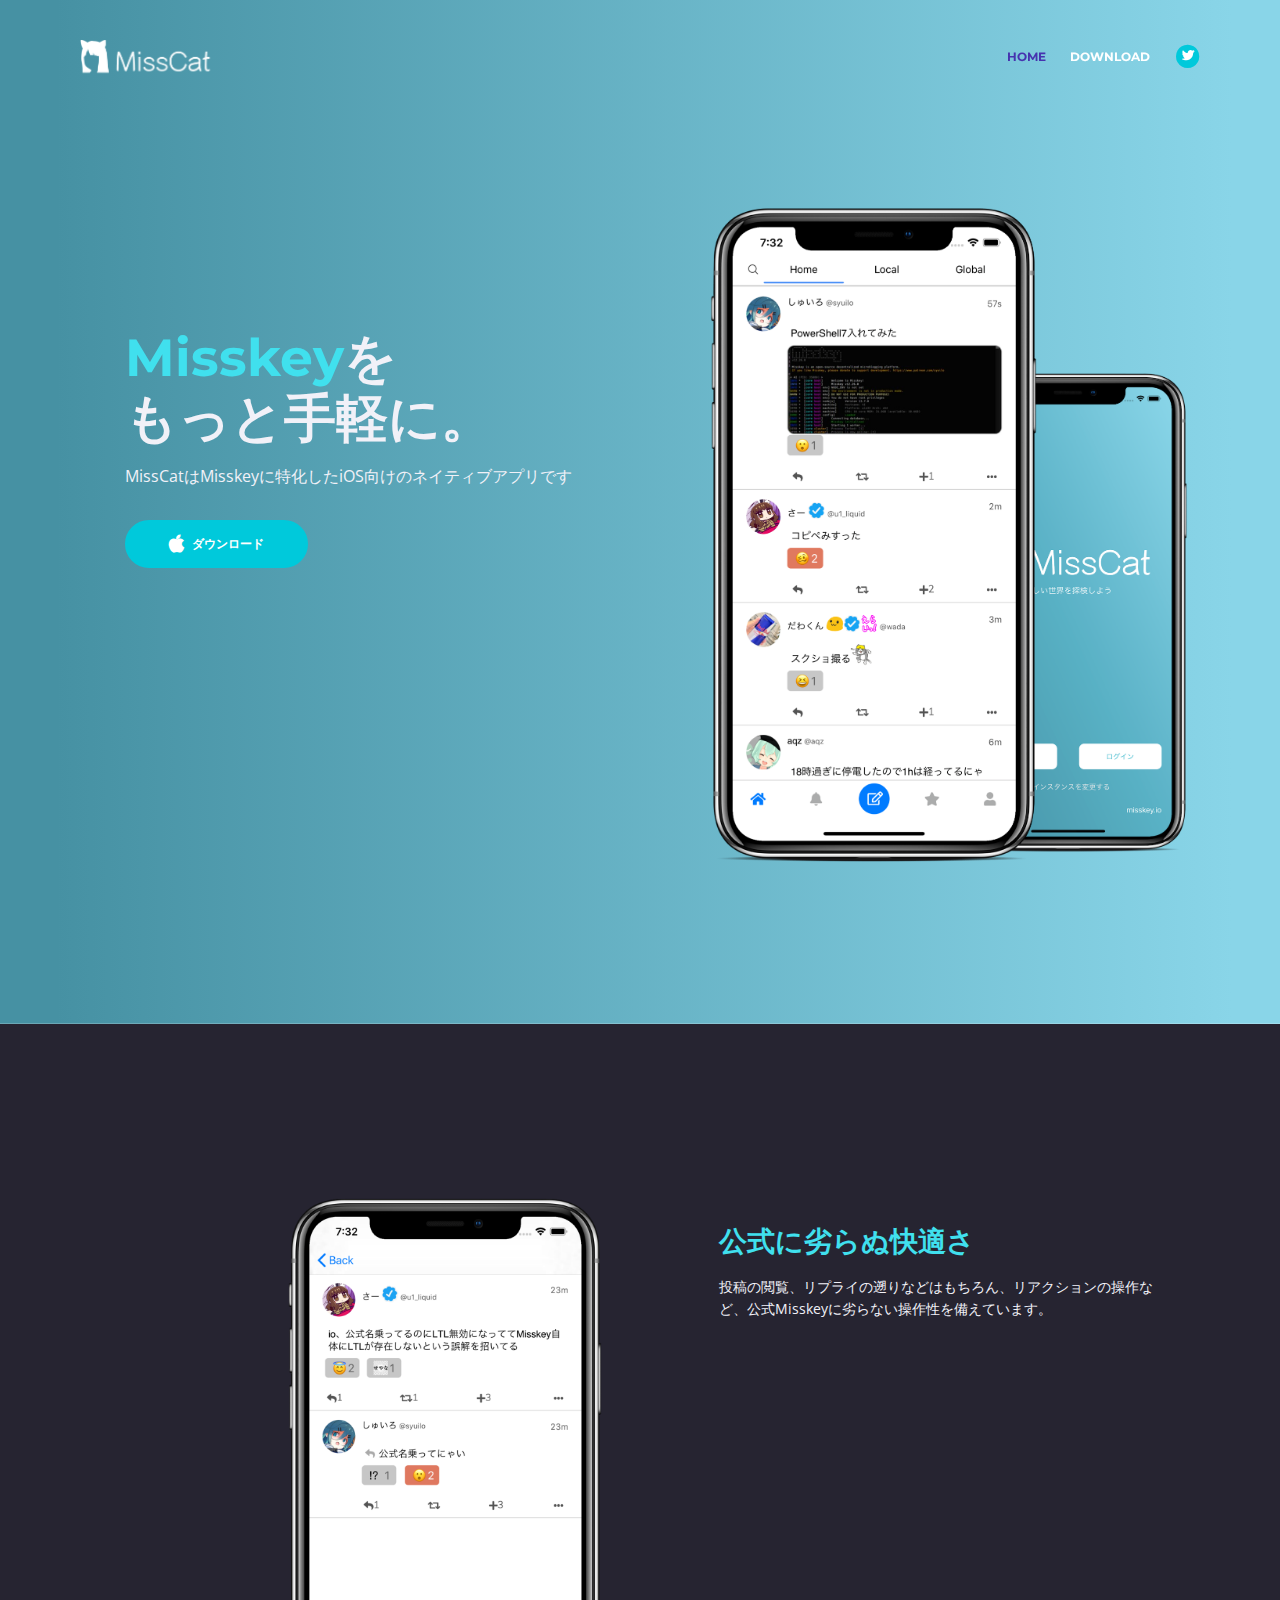
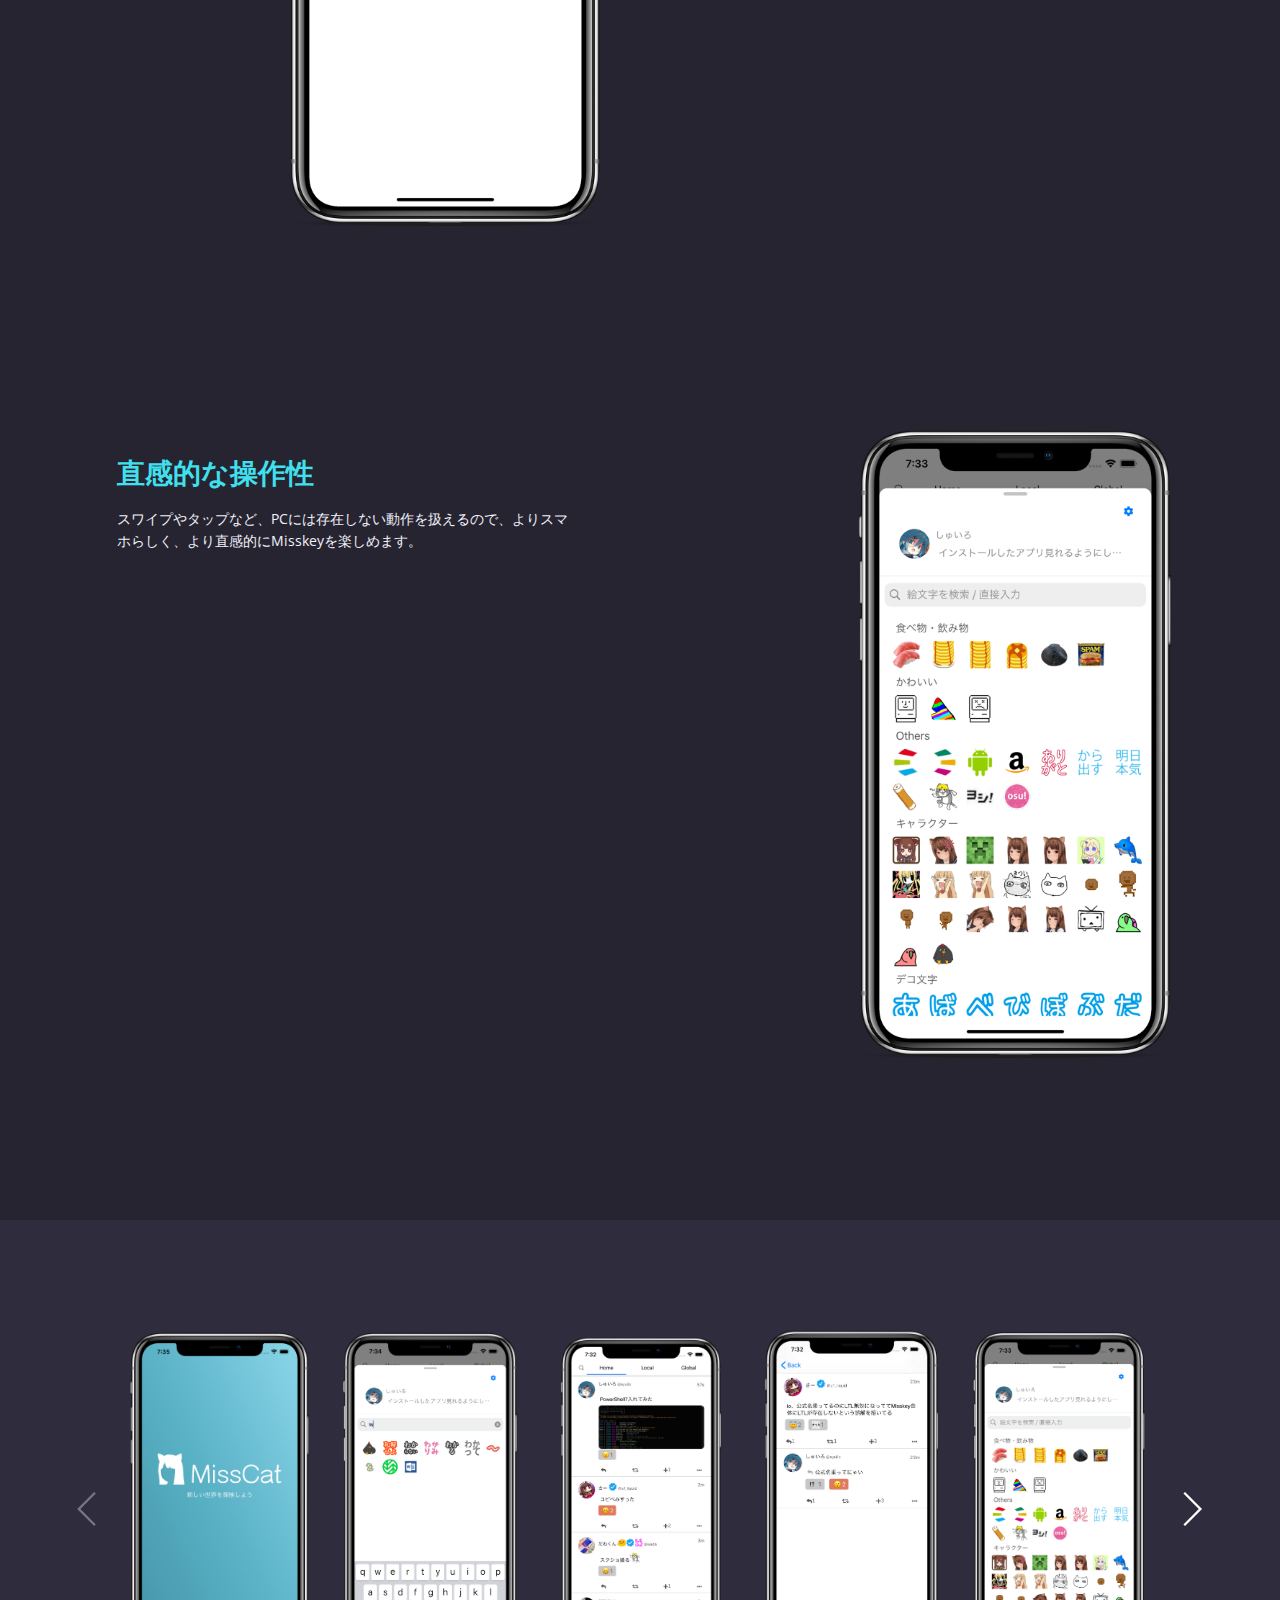
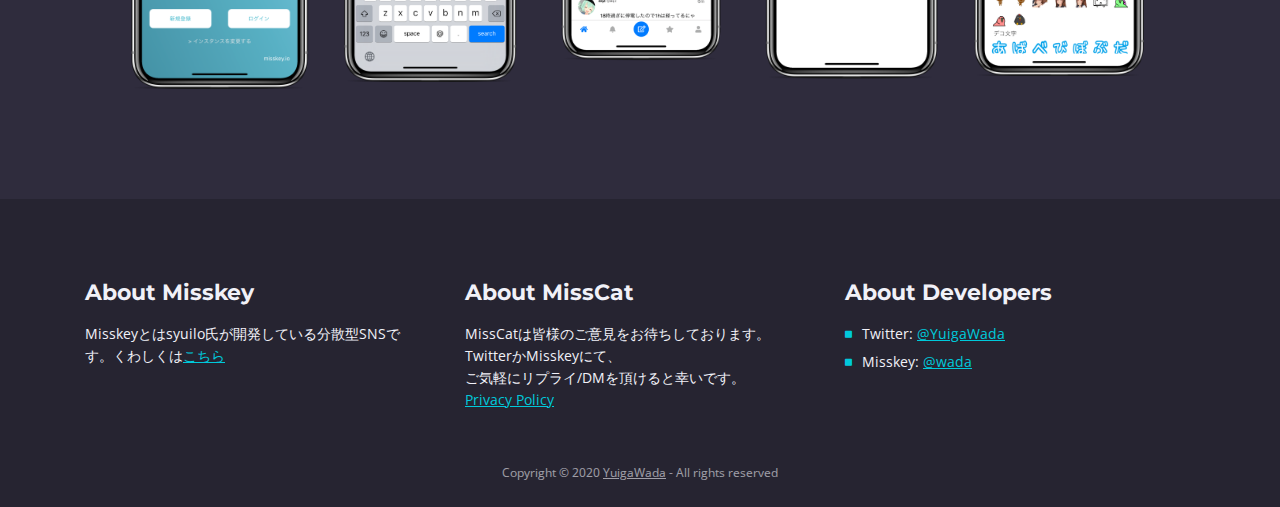
<file: misscat/index.html>
<!DOCTYPE html>
<html lang="en">
<head>
    <meta charset="utf-8">
    <meta name="viewport" content="width=device-width, initial-scale=1, shrink-to-fit=no">

    <!-- SEO Meta Tags -->
    <meta name="description" content="MissCatはMisskeyをより手軽に、快適に扱えるiOS向けクライアントです。">
    <meta name="author" content="Inovatik">

    <!-- OG Meta Tags to improve the way the post looks when you share the page on LinkedIn, Facebook, Google+ -->
	<meta property="og:site_name" content="MissCat" /> <!-- website name -->
	<meta property="og:site" content="https://yuiga.dev/misscat" /> <!-- website link -->
	<meta property="og:title" content="MissCat"/> <!-- title shown in the actual shared post -->
	<meta property="og:description" content="MissCatはMisskeyをより手軽に、快適に扱えるiOS向けクライアントです。" /> <!-- description shown in the actual shared post -->
	<meta property="og:type" content="article" />

    <!-- Website Title -->
    <title>MissCat - iOS向けMisskeyクライアント - </title>

    <!-- Styles -->
    <link href="https://fonts.googleapis.com/css?family=Montserrat:400,600,700" rel="stylesheet">
    <link href="https://fonts.googleapis.com/css?family=Open+Sans:400,400i,700,700i" rel="stylesheet">
    <link href="css/bootstrap.css" rel="stylesheet">
    <link href="css/fontawesome-all.css" rel="stylesheet">
    <link href="css/swiper.css" rel="stylesheet">
	<link href="css/magnific-popup.css" rel="stylesheet">
	<link href="css/styles.css" rel="stylesheet">

  	<!-- Favicon  -->
  <link rel="apple-touch-icon" sizes="57x57" href="images/icon/apple-icon-57x57.png">
  <link rel="apple-touch-icon" sizes="60x60" href="images/icon/apple-icon-60x60.png">
  <link rel="apple-touch-icon" sizes="72x72" href="images/icon/apple-icon-72x72.png">
  <link rel="apple-touch-icon" sizes="76x76" href="images/icon/apple-icon-76x76.png">
  <link rel="apple-touch-icon" sizes="114x114" href="images/icon/apple-icon-114x114.png">
  <link rel="apple-touch-icon" sizes="120x120" href="images/icon/apple-icon-120x120.png">
  <link rel="apple-touch-icon" sizes="144x144" href="images/icon/apple-icon-144x144.png">
  <link rel="apple-touch-icon" sizes="152x152" href="images/icon/apple-icon-152x152.png">
  <link rel="apple-touch-icon" sizes="180x180" href="images/icon/apple-icon-180x180.png">
  <link rel="icon" type="image/png" sizes="192x192"  href="images/icon/android-icon-192x192.png">
  <link rel="icon" type="image/png" sizes="32x32" href="images/icon/favicon-32x32.png">
  <link rel="icon" type="image/png" sizes="96x96" href="images/icon/favicon-96x96.png">
  <link rel="icon" type="image/png" sizes="16x16" href="images/icon/favicon-16x16.png">
  <link rel="manifest" href="images/icon/manifest.json">
  <meta name="msapplication-TileColor" content="#ffffff">
  <meta name="msapplication-TileImage" content="images/icon/ms-icon-144x144.png">
  <meta name="theme-color" content="#ffffff">
</head>
<body data-spy="scroll" data-target=".fixed-top">

    <!-- Preloader -->
	<div class="spinner-wrapper">
        <div class="spinner">
            <div class="bounce1"></div>
            <div class="bounce2"></div>
            <div class="bounce3"></div>
        </div>
    </div>
    <!-- end of preloader -->


    <!-- Navigation -->
    <nav class="navbar navbar-expand-md navbar-dark navbar-custom fixed-top">
        <!-- Text Logo - Use this if you don't have a graphic logo -->
        <!-- <a class="navbar-brand logo-text page-scroll" href="index.html">Leno</a> -->

        <!-- Image Logo -->
        <a class="navbar-brand logo-image" href="index.html"><img src="images/Logo.png" alt="alternative"></a>

        <!-- Mobile Menu Toggle Button -->
        <button class="navbar-toggler" type="button" data-toggle="collapse" data-target="#navbarsExampleDefault" aria-controls="navbarsExampleDefault" aria-expanded="false" aria-label="Toggle navigation">
            <span class="navbar-toggler-awesome fas fa-bars"></span>
            <span class="navbar-toggler-awesome fas fa-times"></span>
        </button>
        <!-- end of mobile menu toggle button -->

        <div class="collapse navbar-collapse" id="navbarsExampleDefault">
            <ul class="navbar-nav ml-auto">
                <li class="nav-item">
                    <a class="nav-link page-scroll" href="#header">HOME <span class="sr-only">(current)</span></a>
                </li>

                <li class="nav-item">
                    <a class="nav-link page-scroll" href="https://apps.apple.com/app/id1505059993">DOWNLOAD</a>
                </li>
            </ul>
            <span class="nav-item social-icons">
                <span class="fa-stack">
                    <a href="#your-link">
                        <i class="fas fa-circle fa-stack-2x"></i>
                        <i class="fab fa-twitter fa-stack-1x"></i>
                    </a>
                </span>
            </span>
        </div>
    </nav> <!-- end of navbar -->
    <!-- end of navigation -->


    <!-- Header -->
    <header id="header" class="header">
        <div class="header-content">
            <div class="container">
                <div class="row">
                    <div class="col-lg-6">
                        <div class="text-container">
                            <h1><span id="misskey">Misskey</span>を<br>もっと手軽に。</h1>
                            <p class="p-large">MissCatはMisskeyに特化したiOS向けのネイティブアプリです</p>
                            <a class="btn-solid-lg page-scroll" href="https://apps.apple.com/app/id1505059993"><i class="fab fa-apple"></i>ダウンロード</a>
                        </div>
                    </div> <!-- end of col -->
                    <div class="col-lg-6">
                        <div class="image-container">
                            <img class="img-fluid" src="images/header-iphone.png" alt="alternative">
                        </div> <!-- end of image-container -->
                    </div> <!-- end of col -->
                </div> <!-- end of row -->
            </div> <!-- end of container -->
        </div> <!-- end of header-content -->
    </header> <!-- end of header -->
    <!-- end of header -->



    <!-- Details 1 -->
    <div id="details" class="basic-2">
        <div class="container">
            <div class="row">
                <div class="col-lg-6">
                    <img id="detail-image" class="img-fluid" src="images/details-1-iphone.png" alt="alternative">
                </div> <!-- end of col -->
                <div class="col-lg-6">
                    <div class="text-container">
                        <h3 class="feature">公式に劣らぬ快適さ</h3>
                        <p>投稿の閲覧、リプライの遡りなどはもちろん、リアクションの操作など、公式Misskeyに劣らない操作性を備えています。</p>
                    </div> <!-- end of text-container -->
                </div> <!-- end of col -->
            </div> <!-- end of row -->
        </div> <!-- end of container -->
    </div> <!-- end of basic-2 -->
    <!-- end of details 1 -->


    <!-- Details 2 -->
    <div class="basic-3">
        <div class="second">
            <div class="container">
                <div class="row">
                    <div class="col-lg-6">
                        <div class="text-container">
                            <h3 class="feature">直感的な操作性</h3>
                            <p>スワイプやタップなど、PCには存在しない動作を扱えるので、よりスマホらしく、より直感的にMisskeyを楽しめます。</p>
                        </div> <!-- end of text-container -->
                    </div> <!-- end of col -->
                    <div class="col-lg-6">
                        <img id="detail-image" class="img-fluid" src="images/details-2-iphone.png" alt="alternative">
                    </div> <!-- end of col -->
                </div> <!-- end of row -->
            </div> <!-- end of container -->
        </div> <!-- end of second -->
    </div> <!-- end of basic-3 -->
    <!-- end of details 2 -->



    <!-- Screenshots -->
    <div class="slider-2">
        <div class="container">
            <div class="row">
                <div class="col-lg-12">

                    <!-- Image Slider -->
                    <div class="slider-container">
                        <div class="swiper-container image-slider">
                            <div class="swiper-wrapper">

                                <!-- Slide -->
                                <div class="swiper-slide">
                                    <a href="images/details-3-iphone.png" class="popup-link" data-effect="fadeIn">
                                        <img class="img-fluid" src="images/details-3-iphone.png" alt="alternative">
                                    </a>
                                </div>
                                <!-- end of slide -->

                                <!-- Slide -->
                                <div class="swiper-slide">
                                    <a href="images/details-4-iphone.png" class="popup-link" data-effect="fadeIn">
                                        <img class="img-fluid" src="images/details-4-iphone.png" alt="alternative">
                                    </a>
                                </div>
                                <!-- end of slide -->

                                <!-- Slide -->
                                <div class="swiper-slide">
                                    <a href="images/details-5-iphone.png" class="popup-link" data-effect="fadeIn">
                                        <img class="img-fluid" src="images/details-5-iphone.png" alt="alternative">
                                    </a>
                                </div>
                                <!-- end of slide -->

                                <!-- Slide -->
                                <div class="swiper-slide">
                                    <a href="images/details-1-iphone_.png" class="popup-link" data-effect="fadeIn">
                                        <img class="img-fluid" src="images/details-1-iphone_.png" alt="alternative">
                                    </a>
                                </div>
                                <!-- end of slide -->

                                <!-- Slide -->
                                <div class="swiper-slide">
                                    <a href="images/details-2-iphone_.png" class="popup-link" data-effect="fadeIn">
                                        <img class="img-fluid" src="images/details-2-iphone_.png" alt="alternative">
                                    </a>
                                </div>
                                <!-- end of slide -->

                                <!-- Slide -->
                                <div class="swiper-slide">
                                    <a href="images/details-6-iphone.png" class="popup-link" data-effect="fadeIn">
                                        <img class="img-fluid" src="images/details-6-iphone.png" alt="alternative">
                                    </a>
                                </div>
                                <!-- end of slide -->

                            </div> <!-- end of swiper-wrapper -->

                            <!-- Add Arrows -->
                            <div class="swiper-button-next"></div>
                            <div class="swiper-button-prev"></div>
                            <!-- end of add arrows -->

                        </div> <!-- end of swiper-container -->
                    </div> <!-- end of slider-container -->
                    <!-- end of image slider -->

                </div> <!-- end of col -->
            </div> <!-- end of row -->
        </div> <!-- end of container -->
    </div> <!-- end of slider-2 -->
    <!-- end of screenshots -->


    <!-- Footer -->
    <div class="footer">
        <div class="container">
            <div class="row">
                <div class="col-md-4 middle">
                    <div class="footer-col">
                        <h4>About Misskey</h4>
                        <p>Misskeyとはsyuilo氏が開発している分散型SNSです。くわしくは<a class="turquoise"  href="https://misskey.io">こちら</a></p>
                    </div>
                </div> <!-- end of col -->
                <div class="col-md-4 middle">
                    <div class="footer-col">
                        <h4>About MissCat</h4>
                        <p>MissCatは皆様のご意見をお待ちしております。<br>TwitterかMisskeyにて、<br>ご気軽にリプライ/DMを頂けると幸いです。<br><a class="turquoise" href="./privacy">Privacy Policy</a></p>
                    </div>
                </div> <!-- end of col -->
                <div class="col-md-4 middle">
                  <div class="footer-col right">
                      <h4>About Developers</h4>
                      <ul class="list-unstyled li-space-lg">
                          <li class="media">
                              <i class="fas fa-square"></i>
                              <div class="media-body">Twitter: <a class="turquoise" href="https://twitter.com/YuigaWada">@YuigaWada</a></div>
                          </li>
                          <li class="media">
                              <i class="fas fa-square"></i>
                              <div class="media-body">Misskey: <a class="turquoise" href="https://misskey.io/@wada">@wada</a></div>
                          </li>
                      </ul>
                  </div>
                </div> <!-- end of col -->

            </div> <!-- end of row -->
        </div> <!-- end of container -->
    </div> <!-- end of footer -->
    <!-- end of footer -->


    <!-- Copyright -->
    <div class="copyright">
        <div class="container">
            <div class="row">
                <div class="col-lg-12">
                    <p class="p-small">Copyright © 2020 <a href="https://yuiga.dev">YuigaWada</a> - All rights reserved</p>
                </div> <!-- end of col -->
            </div> <!-- enf of row -->
        </div> <!-- end of container -->
    </div> <!-- end of copyright -->
    <!-- end of copyright -->


    <!-- Scripts -->
    <script src="js/jquery.min.js"></script> <!-- jQuery for Bootstrap's JavaScript plugins -->
    <script src="js/popper.min.js"></script> <!-- Popper tooltip library for Bootstrap -->
    <script src="js/bootstrap.min.js"></script> <!-- Bootstrap framework -->
    <script src="js/jquery.easing.min.js"></script> <!-- jQuery Easing for smooth scrolling between anchors -->
    <script src="js/swiper.min.js"></script> <!-- Swiper for image and text sliders -->
    <script src="js/jquery.magnific-popup.js"></script> <!-- Magnific Popup for lightboxes -->
    <script src="js/morphext.min.js"></script> <!-- Morphtext rotating text in the header -->
    <script src="js/validator.min.js"></script> <!-- Validator.js - Bootstrap plugin that validates forms -->
    <script src="js/scripts.js"></script> <!-- Custom scripts -->
</body>
</html>
</file>
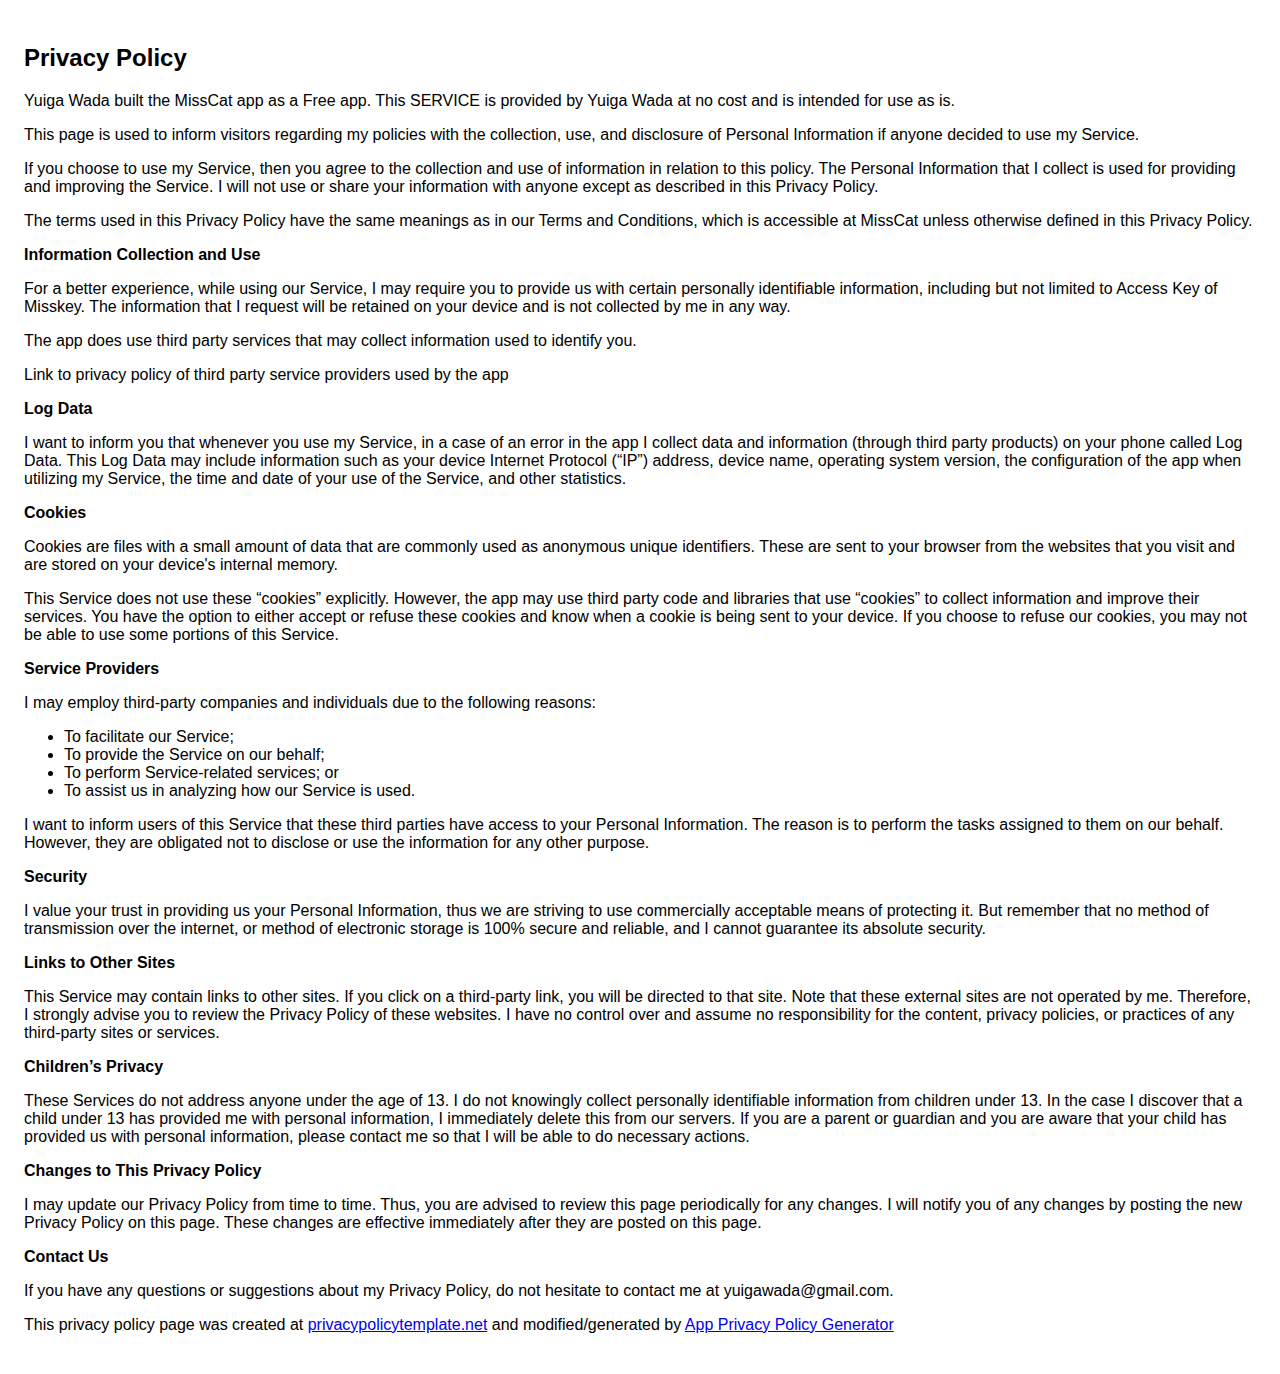
<file: _misscat/privacy/index.html>
<!DOCTYPE html>
    <html>
    <head>
      <meta charset='utf-8'>
      <meta name='viewport' content='width=device-width'>
      <title>Privacy Policy</title>
      <style> body { font-family: 'Helvetica Neue', Helvetica, Arial, sans-serif; padding:1em; } </style>
    </head>
    <body>
    <h2>Privacy Policy</h2> <p>
                    Yuiga Wada built the MissCat app as
                    a Free app. This SERVICE is provided by
                    Yuiga Wada at no cost and is intended for
                    use as is.
                  </p> <p>
                    This page is used to inform visitors regarding
                    my policies with the collection, use, and
                    disclosure of Personal Information if anyone decided to use
                    my Service.
                  </p> <p>
                    If you choose to use my Service, then you agree
                    to the collection and use of information in relation to this
                    policy. The Personal Information that I collect is
                    used for providing and improving the Service.
                    I will not use or share your
                    information with anyone except as described in this Privacy
                    Policy.
                  </p> <p>
                    The terms used in this Privacy Policy have the same meanings
                    as in our Terms and Conditions, which is accessible at
                    MissCat unless otherwise defined in this Privacy
                    Policy.
                  </p> <p><strong>Information Collection and Use</strong></p> <p>
                    For a better experience, while using our Service,
                    I may require you to provide us with certain
                    personally identifiable information, including but not limited to Access Key of Misskey. The
                    information that I request will be
                    retained on your device and is not collected by me in any way.
                  </p> <p>
                    The app does use third party services that may collect
                    information used to identify you.
                  </p> <div><p>
                      Link to privacy policy of third party service providers
                      used by the app
                    </p> <ul><!----><!----><!----><!----><!----><!----><!----><!----><!----><!----><!----><!----><!----><!----><!----></ul></div> <p><strong>Log Data</strong></p> <p>
                    I want to inform you that whenever
                    you use my Service, in a case of an error in the
                    app I collect data and information (through third
                    party products) on your phone called Log Data. This Log Data
                    may include information such as your device Internet
                    Protocol (“IP”) address, device name, operating system
                    version, the configuration of the app when utilizing
                    my Service, the time and date of your use of the
                    Service, and other statistics.
                  </p> <p><strong>Cookies</strong></p> <p>
                    Cookies are files with a small amount of data that are
                    commonly used as anonymous unique identifiers. These are
                    sent to your browser from the websites that you visit and
                    are stored on your device's internal memory.
                  </p> <p>
                    This Service does not use these “cookies” explicitly.
                    However, the app may use third party code and libraries that
                    use “cookies” to collect information and improve their
                    services. You have the option to either accept or refuse
                    these cookies and know when a cookie is being sent to your
                    device. If you choose to refuse our cookies, you may not be
                    able to use some portions of this Service.
                  </p> <p><strong>Service Providers</strong></p> <p>
                    I may employ third-party companies
                    and individuals due to the following reasons:
                  </p> <ul><li>To facilitate our Service;</li> <li>To provide the Service on our behalf;</li> <li>To perform Service-related services; or</li> <li>To assist us in analyzing how our Service is used.</li></ul> <p>
                    I want to inform users of this
                    Service that these third parties have access to your
                    Personal Information. The reason is to perform the tasks
                    assigned to them on our behalf. However, they are obligated
                    not to disclose or use the information for any other
                    purpose.
                  </p> <p><strong>Security</strong></p> <p>
                    I value your trust in providing us
                    your Personal Information, thus we are striving to use
                    commercially acceptable means of protecting it. But remember
                    that no method of transmission over the internet, or method
                    of electronic storage is 100% secure and reliable, and
                    I cannot guarantee its absolute security.
                  </p> <p><strong>Links to Other Sites</strong></p> <p>
                    This Service may contain links to other sites. If you click
                    on a third-party link, you will be directed to that site.
                    Note that these external sites are not operated by
                    me. Therefore, I strongly advise you to
                    review the Privacy Policy of these websites.
                    I have no control over and assume no
                    responsibility for the content, privacy policies, or
                    practices of any third-party sites or services.
                  </p> <p><strong>Children’s Privacy</strong></p> <p>
                    These Services do not address anyone under the age of 13.
                    I do not knowingly collect personally
                    identifiable information from children under 13. In the case
                    I discover that a child under 13 has provided
                    me with personal information,
                    I immediately delete this from our servers. If you
                    are a parent or guardian and you are aware that your child
                    has provided us with personal information, please contact
                    me so that I will be able to do
                    necessary actions.
                  </p> <p><strong>Changes to This Privacy Policy</strong></p> <p>
                    I may update our Privacy Policy from
                    time to time. Thus, you are advised to review this page
                    periodically for any changes. I will
                    notify you of any changes by posting the new Privacy Policy
                    on this page. These changes are effective immediately after
                    they are posted on this page.
                  </p> <p><strong>Contact Us</strong></p> <p>
                    If you have any questions or suggestions about
                    my Privacy Policy, do not hesitate to contact
                    me at yuigawada@gmail.com.
                  </p> <p>
                    This privacy policy page was created at
                    <a href="https://privacypolicytemplate.net" target="_blank">privacypolicytemplate.net</a>
                    and modified/generated by
                    <a href="https://app-privacy-policy-generator.firebaseapp.com/" target="_blank">App Privacy Policy Generator</a></p>
    </body>
    </html>
</file>
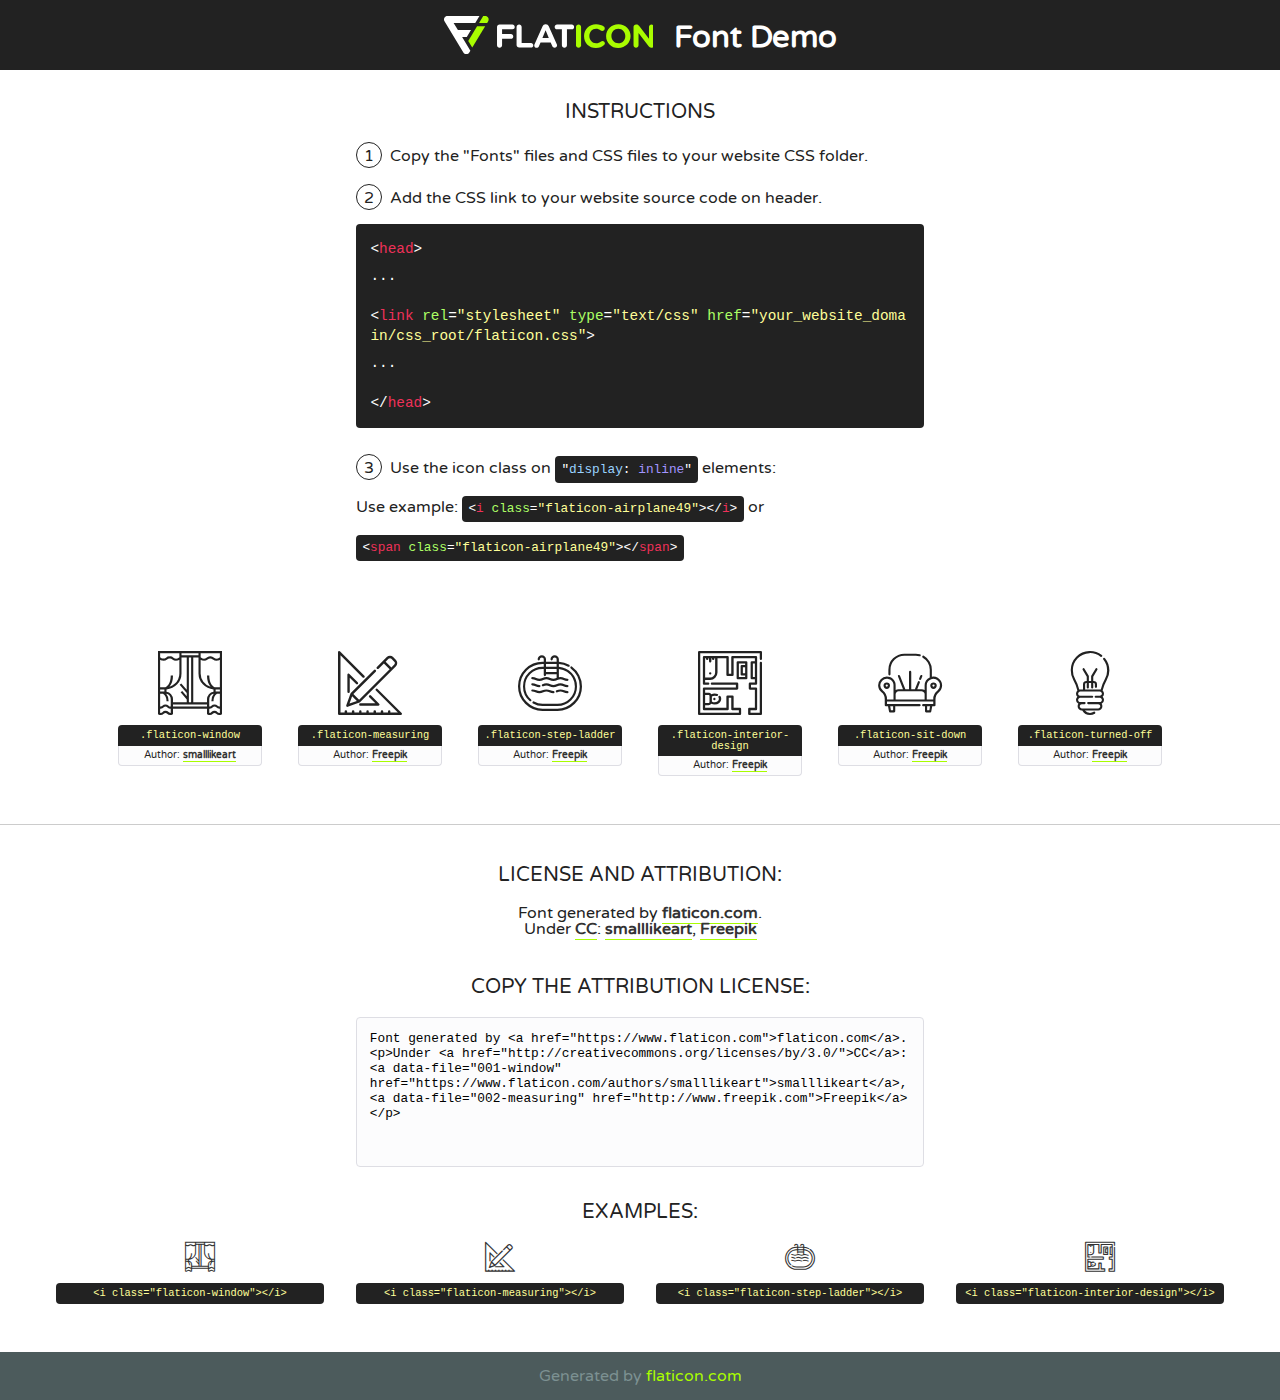
<file: fonts/flaticon/font/flaticon.html>
<!DOCTYPE html>
<!--
  Flaticon icon font: Flaticon
  Creation date: 01/03/2019 00:45
-->
<html>
<!DOCTYPE html>
<html>

<head>
    <title>Flaticon WebFont</title>
    <link href="http://fonts.googleapis.com/css?family=Varela+Round" rel="stylesheet" type="text/css" />
    <link rel="stylesheet" type="text/css" href="flaticon.css">
    <meta charset="UTF-8">
    <style>
    html, body, div, span, applet, object, iframe,
    h1, h2, h3, h4, h5, h6, p, blockquote, pre,
    a, abbr, acronym, address, big, cite, code,
    del, dfn, em, img, ins, kbd, q, s, samp,
    small, strike, strong, sub, sup, tt, var,
    b, u, i, center,
    dl, dt, dd, ol, ul, li,
    fieldset, form, label, legend,
    table, caption, tbody, tfoot, thead, tr, th, td,
    article, aside, canvas, details, embed, 
    figure, figcaption, footer, header, hgroup, 
    menu, nav, output, ruby, section, summary,
    time, mark, audio, video {
        margin: 0;
        padding: 0;
        border: 0;
        font-size: 100%;
        font: inherit;
        vertical-align: baseline;
    }
    /* HTML5 display-role reset for older browsers */
    article, aside, details, figcaption, figure, 
    footer, header, hgroup, menu, nav, section {
        display: block;
    }
    body {
        line-height: 1;
    }
    ol, ul {
        list-style: none;
    }
    blockquote, q {
        quotes: none;
    }
    blockquote:before, blockquote:after,
    q:before, q:after {
        content: '';
        content: none;
    }
    table {
        border-collapse: collapse;
        border-spacing: 0;
    }
    body {
        font-family: 'Varela Round', Helvetica, Arial, sans-serif;
        font-size: 16px;
        color: #222;
    }
    a {
        color: #333;
        border-bottom: 1px solid #a9fd00;
        font-weight: bold;
        text-decoration: none;
    }
    * {
        -moz-box-sizing: border-box;
        -webkit-box-sizing: border-box;
        box-sizing: border-box;
        margin: 0;
        padding: 0;
    }
    [class^="flaticon-"]:before, [class*=" flaticon-"]:before, [class^="flaticon-"]:after, [class*=" flaticon-"]:after {
        font-family: Flaticon;
        font-size: 30px;
        font-style: normal;
        margin-left: 20px;
        color: #333;
    }
    .wrapper {
        max-width: 600px;
        margin: auto;
        padding: 0 1em;
    }
    .title {
        font-size: 1.25em;
        text-align: center;
        margin-bottom: 1em;
        text-transform: uppercase;
    }
    header {
        text-align: center;
        background-color: #222;
        color: #fff;
        padding: 1em;
    }
    header .logo {
        width: 210px;
        height: 38px;
        display: inline-block;
        vertical-align: middle;
        margin-right: 1em;
        border: none;
    }
    header strong {
        font-size: 1.95em;
        font-weight: bold;
        vertical-align: middle;
        margin-top: 5px;
        display: inline-block;
    }
    .demo {
        margin: 2em auto;
        line-height: 1.25em;
    }
    .demo ul li {
        margin-bottom: 1em;
    }
    .demo ul li .num {
        color: #222;
        border-radius: 20px;
        display: inline-block;
        width: 26px;
        padding: 3px;
        height: 26px;
        text-align: center;
        margin-right: 0.5em;
        border: 1px solid #222;
    }
    .demo ul li code {
        background-color: #222;
        border-radius: 4px;
        padding: 0.25em 0.5em;
        display: inline-block;
        color: #fff;
        font-family: Consolas,Monaco,Lucida Console,Liberation Mono,DejaVu Sans Mono,Bitstream Vera Sans Mono,Courier New, monospace;
        font-weight: lighter;
        margin-top: 1em;
        font-size: 0.8em;
        word-break: break-all;
    }
    .demo ul li code.big {
        padding: 1em;
        font-size: 0.9em;
    }
    .demo ul li code .red {
        color: #EF3159;
    }
    .demo ul li code .green {
        color: #ACFF65;
    }
    .demo ul li code .yellow {
        color: #FFFF99;
    }
    .demo ul li code .blue {
        color: #99D3FF;
    }
    .demo ul li code .purple {
        color: #A295FF;
    }
    .demo ul li code .dots {
        margin-top: 0.5em;
        display: block;
    }
    #glyphs {
        border-bottom: 1px solid #ccc;
        padding: 2em 0;
        text-align: center;
    }
    .glyph {
        display: inline-block;
        width: 9em;
        margin: 1em;
        text-align: center;
        vertical-align: top;
        background: #FFF;
    }
    .glyph .glyph-icon {
        padding: 10px;
        display: block;
        font-family:"Flaticon";
        font-size: 64px;
        line-height: 1;
    }
    .glyph .glyph-icon:before {
        font-size: 64px;
        color: #222;
        margin-left: 0;
    }
    .class-name {
        font-size: 0.65em;
        background-color: #222;
        color: #fff;
        border-radius: 4px 4px 0 0;
        padding: 0.5em;
        color: #FFFF99;
        font-family: Consolas,Monaco,Lucida Console,Liberation Mono,DejaVu Sans Mono,Bitstream Vera Sans Mono,Courier New, monospace;
    }
    .author-name {
        font-size: 0.6em;
        background-color: #fcfcfd;
        border: 1px solid #DEDEE4;
        border-top: 0;
        border-radius: 0 0 4px 4px;
        padding: 0.5em;
    }
    .class-name:last-child {
        font-size: 10px;
        color:#888;
    }
    .class-name:last-child a {
        font-size: 10px;
        color:#555;
    }
    .class-name:last-child a:hover {
        color:#a9fd00;
    }
    .glyph > input {
        display: block;
        width: 100px;
        margin: 5px auto;
        text-align: center;
        font-size: 12px;
        cursor: text;
    }
    .glyph > input.icon-input {
        font-family:"Flaticon";
        font-size: 16px;
        margin-bottom: 10px;
    }
    .attribution .title {
        margin-top: 2em;
    }
    .attribution textarea {
        background-color: #fcfcfd;
        padding: 1em;
        border: none;
        box-shadow: none;
        border: 1px solid #DEDEE4;
        border-radius: 4px;
        resize: none;
        width: 100%;
        height: 150px;
        font-size: 0.8em;
        font-family: Consolas,Monaco,Lucida Console,Liberation Mono,DejaVu Sans Mono,Bitstream Vera Sans Mono,Courier New, monospace;
        -webkit-appearance: none;
    }
    .iconsuse {
        margin: 2em auto;
        text-align: center;
        max-width: 1200px;
    }
    .iconsuse:after {
        content: '';
        display: table;
        clear: both;
    }
    .iconsuse .image {
        float: left;
        width: 25%;
        padding: 0 1em;
    }
    .iconsuse .image p {
        margin-bottom: 1em;
    }
    .iconsuse .image span {
        display: block;
        font-size: 0.65em;
        background-color: #222;
        color: #fff;
        border-radius: 4px;
        padding: 0.5em;
        color: #FFFF99;
        margin-top: 1em;
        font-family: Consolas,Monaco,Lucida Console,Liberation Mono,DejaVu Sans Mono,Bitstream Vera Sans Mono,Courier New, monospace;
    }
    #footer {
        text-align: center;
        background-color: #4C5B5C;
        color: #7c9192;
        padding: 1em;
    }
    #footer a {
        border: none;
        color: #a9fd00;
        font-weight: normal;
    }
    @media (max-width: 960px) {
        .iconsuse .image {
            width: 50%;
        }
    }
    @media (max-width: 560px) {
        .iconsuse .image {
            width: 100%;
        }
    }
    </style>
</head>

<body class="characters-off">

    <header>
        <a href="https://www.flaticon.com" target="_blank" class="logo">
            <svg version="1.1" xmlns="http://www.w3.org/2000/svg" xmlns:xlink="http://www.w3.org/1999/xlink" xmlns:a="http://ns.adobe.com/AdobeSVGViewerExtensions/3.0/" viewBox="0 0 560.875 102.036" enable-background="new 0 0 560.875 102.036" xml:space="preserve">
                <defs>
                </defs>
                <g>
                    <g class="letters">
                        <path fill="#ffffff" d="M141.596,29.675c0-3.777,2.985-6.767,6.764-6.767h34.438c3.426,0,6.15,2.728,6.15,6.15
                        c0,3.43-2.724,6.149-6.15,6.149h-27.674v13.091h23.719c3.429,0,6.151,2.724,6.151,6.15c0,3.43-2.723,6.149-6.151,6.149h-23.719
                        v17.574c0,3.773-2.986,6.761-6.764,6.761c-3.779,0-6.764-2.989-6.764-6.761V29.675z"></path>
                        <path fill="#ffffff" d="M193.844,29.149c0-3.781,2.985-6.767,6.764-6.767c3.776,0,6.763,2.985,6.763,6.767v42.957h25.039
                        c3.426,0,6.149,2.726,6.149,6.153c0,3.425-2.723,6.15-6.149,6.15h-31.802c-3.779,0-6.764-2.986-6.764-6.768V29.149z"></path>
                        <path fill="#ffffff" d="M241.891,75.71l21.438-48.407c1.492-3.341,4.215-5.357,7.906-5.357h0.792
                        c3.686,0,6.323,2.017,7.815,5.357l21.439,48.407c0.436,0.967,0.701,1.845,0.701,2.723c0,3.602-2.809,6.501-6.414,6.501
                        c-3.161,0-5.269-1.845-6.499-4.655l-4.132-9.661h-27.059l-4.301,10.102c-1.144,2.631-3.426,4.214-6.237,4.214
                        c-3.517,0-6.24-2.81-6.24-6.325C241.1,77.64,241.451,76.677,241.891,75.71z M279.932,58.666l-8.521-20.297l-8.526,20.297H279.932
                        z"></path>
                        <path fill="#ffffff" d="M314.864,35.387H301.86c-3.429,0-6.239-2.813-6.239-6.238c0-3.429,2.811-6.24,6.239-6.24h39.533
                        c3.426,0,6.237,2.811,6.237,6.24c0,3.425-2.811,6.238-6.237,6.238h-13.001v42.785c0,3.773-2.99,6.761-6.764,6.761
                        c-3.779,0-6.764-2.989-6.764-6.761V35.387z"></path>
                        <path fill="#A9FD00" d="M352.615,29.149c0-3.781,2.985-6.767,6.767-6.767c3.774,0,6.761,2.985,6.761,6.767v49.024
                        c0,3.773-2.987,6.761-6.761,6.761c-3.781,0-6.767-2.989-6.767-6.761V29.149z"></path>
                        <path fill="#A9FD00" d="M374.132,53.836v-0.179c0-17.481,13.178-31.801,32.065-31.801c9.22,0,15.459,2.458,20.557,6.238
                        c1.402,1.054,2.637,2.985,2.637,5.357c0,3.692-2.985,6.59-6.681,6.59c-1.845,0-3.071-0.702-4.044-1.319
                        c-3.776-2.813-7.729-4.393-12.562-4.393c-10.364,0-17.831,8.611-17.831,19.154v0.173c0,10.542,7.291,19.329,17.831,19.329
                        c5.715,0,9.492-1.756,13.359-4.834c1.049-0.874,2.458-1.491,4.039-1.491c3.429,0,6.325,2.813,6.325,6.236
                        c0,2.106-1.056,3.78-2.282,4.834c-5.539,4.834-12.036,7.733-21.878,7.733C387.572,85.464,374.132,71.493,374.132,53.836z"></path>
                        <path fill="#A9FD00" d="M433.009,53.836v-0.179c0-17.481,13.79-31.801,32.766-31.801c18.981,0,32.592,14.143,32.592,31.628v0.173
                        c0,17.483-13.785,31.807-32.769,31.807C446.625,85.464,433.009,71.32,433.009,53.836z M484.224,53.836v-0.179
                        c0-10.539-7.725-19.326-18.626-19.326c-10.893,0-18.449,8.611-18.449,19.154v0.173c0,10.542,7.73,19.329,18.626,19.329
                        C476.676,72.986,484.224,64.378,484.224,53.836z"></path>
                        <path fill="#A9FD00" d="M506.233,29.321c0-3.774,2.99-6.763,6.767-6.763h1.401c3.252,0,5.183,1.583,7.029,3.953l26.093,34.265
                        V29.059c0-3.692,2.99-6.677,6.681-6.677c3.683,0,6.671,2.985,6.671,6.677v48.934c0,3.78-2.987,6.765-6.764,6.765h-0.436
                        c-3.257,0-5.188-1.581-7.034-3.953l-27.056-35.492v32.944c0,3.687-2.985,6.676-6.678,6.676c-3.683,0-6.673-2.989-6.673-6.676
                        V29.321z"></path>
                    </g>
                    <g class="insignia">
                        <path fill="#ffffff" d="M48.372,56.137h12.517l11.156-18.537H37.186L25.688,18.539h57.825L94.668,0H9.271
                        C5.925,0,2.842,1.801,1.198,4.716c-1.644,2.907-1.593,6.482,0.134,9.343l50.38,83.501c1.678,2.781,4.689,4.476,7.938,4.476
                        c3.246,0,6.257-1.695,7.935-4.476l2.898-4.804L48.372,56.137z"></path>
                        <g class="i">
                            <path fill="#A9FD00" d="M93.575,18.539h0.031v0.004l21.652,0.004l2.705-4.488c1.727-2.861,1.778-6.436,0.133-9.343
                            C116.454,1.801,113.371,0,110.026,0h-5.294L93.575,18.539z"></path>
                            <polygon fill="#A9FD00" points="88.291,27.356 64.725,66.486 75.519,84.404 109.942,27.356"></polygon>
                        </g>
                    </g>
                </g>
            </svg>
        </a>
        <strong>Font Demo</strong>
    </header>


    <section class="demo wrapper">

        <p class="title">Instructions</p>

        <ul>
            <li>
                <span class="num">1</span>Copy the "Fonts" files and CSS files to your website CSS folder.
            </li>
            <li>
                <span class="num">2</span>Add the CSS link to your website source code on header.
                <code class="big">
                    &lt;<span class="red">head</span>&gt;
                    <br/><span class="dots">...</span>
                    <br/>&lt;<span class="red">link</span> <span class="green">rel</span>=<span class="yellow">"stylesheet"</span> <span class="green">type</span>=<span class="yellow">"text/css"</span> <span class="green">href</span>=<span class="yellow">"your_website_domain/css_root/flaticon.css"</span>&gt;
                    <br/><span class="dots">...</span>
                    <br/>&lt;/<span class="red">head</span>&gt;
                </code>
            </li>

            <li>
                <p>
                    <span class="num">3</span>Use the icon class on <code>"<span class="blue">display</span>:<span class="purple"> inline</span>"</code> elements:
                    <br />
                    Use example: <code>&lt;<span class="red">i</span> <span class="green">class</span>=<span class="yellow">&quot;flaticon-airplane49&quot;</span>&gt;&lt;/<span class="red">i</span>&gt;</code> or <code>&lt;<span class="red">span</span> <span class="green">class</span>=<span class="yellow">&quot;flaticon-airplane49&quot;</span>&gt;&lt;/<span class="red">span</span>&gt;</code>
            </li>
        </ul>

    </section>




   <section id="glyphs">          
    
      
        <div class="glyph"><div class="glyph-icon flaticon-window"></div>
            <div class="class-name">.flaticon-window</div>
            <div class="author-name">Author: <a data-file="001-window" href="https://www.flaticon.com/authors/smalllikeart">smalllikeart</a> </div> 
        </div>        
        
        <div class="glyph"><div class="glyph-icon flaticon-measuring"></div>
            <div class="class-name">.flaticon-measuring</div>
            <div class="author-name">Author: <a data-file="002-measuring" href="http://www.freepik.com">Freepik</a> </div> 
        </div>        
        
        <div class="glyph"><div class="glyph-icon flaticon-step-ladder"></div>
            <div class="class-name">.flaticon-step-ladder</div>
            <div class="author-name">Author: <a data-file="003-step-ladder" href="http://www.freepik.com">Freepik</a> </div> 
        </div>        
        
        <div class="glyph"><div class="glyph-icon flaticon-interior-design"></div>
            <div class="class-name">.flaticon-interior-design</div>
            <div class="author-name">Author: <a data-file="004-interior-design" href="http://www.freepik.com">Freepik</a> </div> 
        </div>        
        
        <div class="glyph"><div class="glyph-icon flaticon-sit-down"></div>
            <div class="class-name">.flaticon-sit-down</div>
            <div class="author-name">Author: <a data-file="005-sit-down" href="http://www.freepik.com">Freepik</a> </div> 
        </div>        
        
        <div class="glyph"><div class="glyph-icon flaticon-turned-off"></div>
            <div class="class-name">.flaticon-turned-off</div>
            <div class="author-name">Author: <a data-file="006-turned-off" href="http://www.freepik.com">Freepik</a> </div> 
        </div>        
        

    </section>



    <section class="attribution wrapper"   style="text-align:center;">

      <div class="title">License and attribution:</div><div class="attrDiv">Font generated by <a href="https://www.flaticon.com">flaticon.com</a>. <div><p>Under <a href="http://creativecommons.org/licenses/by/3.0/">CC</a>: <a data-file="001-window" href="https://www.flaticon.com/authors/smalllikeart">smalllikeart</a>, <a data-file="002-measuring" href="http://www.freepik.com">Freepik</a></p>  </div>
      </div>
      <div class="title">Copy the Attribution License:</div>

    <textarea onclick="this.focus();this.select();">Font generated by &lt;a href=&quot;https://www.flaticon.com&quot;&gt;flaticon.com&lt;/a&gt;. <p>Under <a href="http://creativecommons.org/licenses/by/3.0/">CC</a>: <a data-file="001-window" href="https://www.flaticon.com/authors/smalllikeart">smalllikeart</a>, <a data-file="002-measuring" href="http://www.freepik.com">Freepik</a></p>  
     </textarea>

    </section>

    <section class="iconsuse">

          <div class="title">Examples:</div>            
             
            <div class="image">
                <p>
                    <i class="glyph-icon flaticon-window"></i> 
                    <span>&lt;i class=&quot;flaticon-window&quot;&gt;&lt;/i&gt;</span>
                </p>
            </div>
            
            <div class="image">
                <p>
                    <i class="glyph-icon flaticon-measuring"></i> 
                    <span>&lt;i class=&quot;flaticon-measuring&quot;&gt;&lt;/i&gt;</span>
                </p>
            </div>
            
            <div class="image">
                <p>
                    <i class="glyph-icon flaticon-step-ladder"></i> 
                    <span>&lt;i class=&quot;flaticon-step-ladder&quot;&gt;&lt;/i&gt;</span>
                </p>
            </div>
            
            <div class="image">
                <p>
                    <i class="glyph-icon flaticon-interior-design"></i> 
                    <span>&lt;i class=&quot;flaticon-interior-design&quot;&gt;&lt;/i&gt;</span>
                </p>
            </div>
                       
        </div>
                            
    </section>

<div id="footer">
    <div>Generated by <a href="https://www.flaticon.com">flaticon.com</a>
    </div>
</div>



</body>
</html>
</file>
<file: misscat/css/styles.css>
/* Template: Leno - Mobile App HTML Landing Page Template
   Author: Inovatik
   Created: Mar 2019
   Description: Master CSS file
*/

/*****************************************
Table Of Contents:

01. General Styles
02. Preloader
03. Navigation
04. Header
05. Features
06. Video
07. Details 1
08. Details 2
09. Details Lightboxes
10. Screenshots
11. Download
12. Statistics
13. Contact
14. Footer
15. Copyright
16. Back To Top Button
17. Extra Pages
18. Media Queries
******************************************/

/*****************************************
Colors:

- Text, navbar links - white #f1f1f8
- Buttons, bullets, icons - turquoise #00c9db
- Navbar - navy #4633af
- Backgrounds - dark denim #262431
- Backgrounds - denim #2f2c3d
******************************************/


/******************************/
/*     01. General Styles     */
/******************************/
body,
html {
    width: 100%;
	height: 100%;
}

body, p {
	color: #f1f1f8;
	font: 400 0.875rem/1.375rem "Open Sans", sans-serif;
}

.p-large {
	color: #f1f1f8;
	font: 400 1rem/1.5rem "Open Sans", sans-serif;
}

.p-small {
	color: #f1f1f8;
	font: 400 0.75rem/1.25rem "Open Sans", sans-serif;
}

.p-heading {
	margin-bottom: 3.75rem;
	text-align: center;
}

.li-space-lg li {
	margin-bottom: 0.375rem;
}

.indent {
	padding-left: 1.25rem;
}

h1 {
	color: #f1f1f8;
	font: 700 2.5rem/2.875rem "Montserrat", sans-serif;
}

h2 {
	color: #f1f1f8;
	font: 700 2.25rem/2.75rem "Montserrat", sans-serif;
}

h3 {
	color: #f1f1f8;
	font: 700 1.75rem/2.125rem "Montserrat", sans-serif;
}

h4 {
	color: #f1f1f8;
	font: 700 1.375rem/1.75rem "Montserrat", sans-serif;
}

h5 {
	color: #f1f1f8;
	font: 700 1.125rem/1.625rem "Montserrat", sans-serif;
}

h6 {
	color: #f1f1f8;
	font: 700 1rem/1.5rem "Montserrat", sans-serif;
}

a {
	color: #f1f1f8;
	text-decoration: underline;
}

a:hover {
	color: #f1f1f8;
	text-decoration: underline;
}

a.turquoise {
	color: #00c9db;
}

a.white {
	color: #fff;
}

.testimonial-text {
	font: italic 400 1rem/1.5rem "Open Sans", sans-serif;
}

.testimonial-author {
	font: 700 1rem/1.5rem "Montserrat", sans-serif;
}

.btn-solid-reg {
	display: inline-block;
	padding: 1.1875rem 2.125rem 1.1875rem 2.125rem;
	border: 0.125rem solid #00c9db;
	border-radius: 2rem;
	background-color: #00c9db;
	color: #fff;
	font: 700 0.75rem/0 "Montserrat", sans-serif;
	text-decoration: none;
	transition: all 0.2s ease;
}

.btn-solid-reg:hover {
	background-color: transparent;
	color: #00c9db;
	text-decoration: none;
}

.btn-solid-lg {
	display: inline-block;
	padding: 1.375rem 2.625rem 1.375rem 2.625rem;
	border: 0.125rem solid #00c9db;
	border-radius: 2rem;
	background-color: #00c9db;
	color: #fff;
	font: 700 0.75rem/0 "Montserrat", sans-serif;
	text-decoration: none;
	transition: all 0.2s ease;
}

.btn-solid-lg:hover {
	background-color: transparent;
	color: #00c9db;
	text-decoration: none;
}

.btn-solid-lg .fab {
	margin-right: 0.5rem;
	font-size: 1.25rem;
	line-height: 0;
	vertical-align: top;
}

.btn-solid-lg .fab.fa-google-play {
	font-size: 1rem;
}

.btn-outline-reg {
	display: inline-block;
	padding: 1.1875rem 2.125rem 1.1875rem 2.125rem;
	border: 0.125rem solid #00c9db;
	border-radius: 2rem;
	background-color: transparent;
	color: #00c9db;
	font: 700 0.75rem/0 "Montserrat", sans-serif;
	text-decoration: none;
	transition: all 0.2s ease;
}

.btn-outline-reg:hover {
	background-color: #00c9db;
	color: #fff;
	text-decoration: none;
}

.btn-outline-lg {
	display: inline-block;
	padding: 1.375rem 2.625rem 1.375rem 2.625rem;
	border: 0.125rem solid #00c9db;
	border-radius: 2rem;
	background-color: transparent;
	color: #00c9db;
	font: 700 0.75rem/0 "Montserrat", sans-serif;
	text-decoration: none;
	transition: all 0.2s ease;
}

.btn-outline-lg:hover {
	background-color: #00c9db;
	color: #fff;
	text-decoration: none;
}

.btn-outline-sm {
	display: inline-block;
	padding: 1rem 1.625rem 0.875rem 1.625rem;
	border: 0.125rem solid #00c9db;
	border-radius: 2rem;
	background-color: transparent;
	color: #00c9db;
	font: 700 0.625rem/0 "Montserrat", sans-serif;
	text-decoration: none;
	transition: all 0.2s ease;
}

.btn-outline-sm:hover {
	background-color: #00c9db;
	color: #fff;
	text-decoration: none;
}

.form-group {
	position: relative;
	margin-bottom: 1.25rem;
}

.form-group.has-error.has-danger {
	margin-bottom: 0.625rem;
}

.form-group.has-error.has-danger .help-block.with-errors ul {
	margin-top: 0.375rem;
}

.label-control {
	position: absolute;
	top: 0.87rem;
	left: 1.375rem;
	color: #f1f1f8;
	opacity: 1;
	font: 400 0.875rem/1.375rem "Open Sans", sans-serif;
	cursor: text;
	transition: all 0.2s ease;
}

/* IE10+ hack to solve lower label text position compared to the rest of the browsers */
@media screen and (-ms-high-contrast: active), screen and (-ms-high-contrast: none) {
	.label-control {
		top: 0.9375rem;
	}
}

.form-control-input:focus + .label-control,
.form-control-input.notEmpty + .label-control,
.form-control-textarea:focus + .label-control,
.form-control-textarea.notEmpty + .label-control {
	top: 0.125rem;
	opacity: 1;
	font-size: 0.75rem;
	font-weight: 700;
}

.form-control-input,
.form-control-select {
	display: block; /* needed for proper display of the label in Firefox, IE, Edge */
	width: 100%;
	padding-top: 1.0625rem;
	padding-bottom: 0.0625rem;
	padding-left: 1.3125rem;
	border: 1px solid #9791ae;
	border-radius: 0.25rem;
	background-color: #413d52;
	color: #f1f1f8;
	font: 400 0.875rem/1.875rem "Open Sans", sans-serif;
	transition: all 0.2s ease;
	-webkit-appearance: none; /* removes inner shadow on form inputs on ios safari */
}

.form-control-select {
	padding-top: 0.5rem;
	padding-bottom: 0.5rem;
	height: 3rem;
}

/* IE10+ hack to solve lower label text position compared to the rest of the browsers */
@media screen and (-ms-high-contrast: active), screen and (-ms-high-contrast: none) {
	.form-control-input {
		padding-top: 1.25rem;
		padding-bottom: 0.75rem;
		line-height: 1.75rem;
	}

	.form-control-select {
		padding-top: 0.875rem;
		padding-bottom: 0.75rem;
		height: 3.125rem;
		line-height: 2.125rem;
	}
}

select {
    /* you should keep these first rules in place to maintain cross-browser behavior */
    -webkit-appearance: none;
	-moz-appearance: none;
	-ms-appearance: none;
    -o-appearance: none;
    appearance: none;
    background-image: url('../images/down-arrow.png');
    background-position: 96% 50%;
    background-repeat: no-repeat;
    outline: none;
}

select::-ms-expand {
    display: none; /* removes the ugly default down arrow on select form field in IE11 */
}

.form-control-textarea {
	display: block; /* used to eliminate a bottom gap difference between Chrome and IE/FF */
	width: 100%;
	height: 8rem; /* used instead of html rows to normalize height between Chrome and IE/FF */
	padding-top: 1.25rem;
	padding-left: 1.3125rem;
	border: 1px solid #9791ae;
	border-radius: 0.25rem;
	background-color: #413d52;
	color: #f1f1f8;
	font: 400 0.875rem/1.75rem "Open Sans", sans-serif;
	transition: all 0.2s ease;
}

.form-control-input:focus,
.form-control-select:focus,
.form-control-textarea:focus {
	border: 1px solid #f1f1f8;
	outline: none; /* Removes blue border on focus */
}

.form-control-input:hover,
.form-control-select:hover,
.form-control-textarea:hover {
	border: 1px solid #f1f1f8;
}

.checkbox {
	font: 400 0.75rem/1.25rem "Open Sans", sans-serif;
}

input[type='checkbox'] {
	vertical-align: -15%;
	margin-right: 0.375rem;
}

/* IE10+ hack to raise checkbox field position compared to the rest of the browsers */
@media screen and (-ms-high-contrast: active), screen and (-ms-high-contrast: none) {
	input[type='checkbox'] {
		vertical-align: -9%;
	}
}

.form-control-submit-button {
	display: inline-block;
	width: 100%;
	height: 3.125rem;
	border: 1px solid #00c9db;
	border-radius: 1.5rem;
	background-color: #00c9db;
	color: #fff;
	font: 700 0.75rem/1.75rem "Montserrat", sans-serif;
	cursor: pointer;
	transition: all 0.2s ease;
}

.form-control-submit-button:hover {
	background-color: transparent;
	color: #00c9db;
}

/* Form Success And Error Message Formatting */
#cmsgSubmit.h3.text-center.tada.animated,
#pmsgSubmit.h3.text-center.tada.animated,
#cmsgSubmit.h3.text-center,
#pmsgSubmit.h3.text-center {
	display: block;
	margin-bottom: 0;
	color: #f1f1f8;
	font: 400 1.125rem/1rem "Open Sans", sans-serif;
}

.help-block.with-errors .list-unstyled {
	color: #f1f1f8;
	font-size: 0.75rem;
	line-height: 1.125rem;
	text-align: left;
}

.help-block.with-errors ul {
	margin-bottom: 0;
}
/* end of form success and error message formatting */

/* Form Success And Error Message Animation - Animate.css */
@-webkit-keyframes tada {
	from {
		-webkit-transform: scale3d(1, 1, 1);
		-ms-transform: scale3d(1, 1, 1);
		transform: scale3d(1, 1, 1);
	}
	10%, 20% {
		-webkit-transform: scale3d(.9, .9, .9) rotate3d(0, 0, 1, -3deg);
		-ms-transform: scale3d(.9, .9, .9) rotate3d(0, 0, 1, -3deg);
		transform: scale3d(.9, .9, .9) rotate3d(0, 0, 1, -3deg);
	}
	30%, 50%, 70%, 90% {
		-webkit-transform: scale3d(1.1, 1.1, 1.1) rotate3d(0, 0, 1, 3deg);
		-ms-transform: scale3d(1.1, 1.1, 1.1) rotate3d(0, 0, 1, 3deg);
		transform: scale3d(1.1, 1.1, 1.1) rotate3d(0, 0, 1, 3deg);
	}
	40%, 60%, 80% {
		-webkit-transform: scale3d(1.1, 1.1, 1.1) rotate3d(0, 0, 1, -3deg);
		-ms-transform: scale3d(1.1, 1.1, 1.1) rotate3d(0, 0, 1, -3deg);
		transform: scale3d(1.1, 1.1, 1.1) rotate3d(0, 0, 1, -3deg);
	}
	to {
		-webkit-transform: scale3d(1, 1, 1);
		-ms-transform: scale3d(1, 1, 1);
		transform: scale3d(1, 1, 1);
	}
}

@keyframes tada {
	from {
		-webkit-transform: scale3d(1, 1, 1);
		-ms-transform: scale3d(1, 1, 1);
		transform: scale3d(1, 1, 1);
	}
	10%, 20% {
		-webkit-transform: scale3d(.9, .9, .9) rotate3d(0, 0, 1, -3deg);
		-ms-transform: scale3d(.9, .9, .9) rotate3d(0, 0, 1, -3deg);
		transform: scale3d(.9, .9, .9) rotate3d(0, 0, 1, -3deg);
	}
	30%, 50%, 70%, 90% {
		-webkit-transform: scale3d(1.1, 1.1, 1.1) rotate3d(0, 0, 1, 3deg);
		-ms-transform: scale3d(1.1, 1.1, 1.1) rotate3d(0, 0, 1, 3deg);
		transform: scale3d(1.1, 1.1, 1.1) rotate3d(0, 0, 1, 3deg);
	}
	40%, 60%, 80% {
		-webkit-transform: scale3d(1.1, 1.1, 1.1) rotate3d(0, 0, 1, -3deg);
		-ms-transform: scale3d(1.1, 1.1, 1.1) rotate3d(0, 0, 1, -3deg);
		transform: scale3d(1.1, 1.1, 1.1) rotate3d(0, 0, 1, -3deg);
	}
	to {
		-webkit-transform: scale3d(1, 1, 1);
		-ms-transform: scale3d(1, 1, 1);
		transform: scale3d(1, 1, 1);
	}
}

.tada {
	-webkit-animation-name: tada;
	animation-name: tada;
}

.animated {
	-webkit-animation-duration: 1s;
	animation-duration: 1s;
	-webkit-animation-fill-mode: both;
	animation-fill-mode: both;
}
/* end of form success and error message animation - Animate.css */

/* Fade-move Animation For Lightbox - Magnific Popup */
/* at start */
.my-mfp-slide-bottom .zoom-anim-dialog {
	opacity: 0;
	transition: all 0.2s ease-out;
	-webkit-transform: translateY(-1.25rem) perspective(37.5rem) rotateX(10deg);
	-ms-transform: translateY(-1.25rem) perspective(37.5rem) rotateX(10deg);
	transform: translateY(-1.25rem) perspective(37.5rem) rotateX(10deg);
}

/* animate in */
.my-mfp-slide-bottom.mfp-ready .zoom-anim-dialog {
	opacity: 1;
	-webkit-transform: translateY(0) perspective(37.5rem) rotateX(0);
	-ms-transform: translateY(0) perspective(37.5rem) rotateX(0);
	transform: translateY(0) perspective(37.5rem) rotateX(0);
}

/* animate out */
.my-mfp-slide-bottom.mfp-removing .zoom-anim-dialog {
	opacity: 0;
	-webkit-transform: translateY(-0.625rem) perspective(37.5rem) rotateX(10deg);
	-ms-transform: translateY(-0.625rem) perspective(37.5rem) rotateX(10deg);
	transform: translateY(-0.625rem) perspective(37.5rem) rotateX(10deg);
}

/* dark overlay, start state */
.my-mfp-slide-bottom.mfp-bg {
	opacity: 0;
	transition: opacity 0.2s ease-out;
}

/* animate in */
.my-mfp-slide-bottom.mfp-ready.mfp-bg {
	opacity: 0.8;
}
/* animate out */
.my-mfp-slide-bottom.mfp-removing.mfp-bg {
	opacity: 0;
}
/* end of fade-move animation for lightbox - magnific popup */

/* Fade Animation For Image Slider - Magnific Popup */
@-webkit-keyframes fadeIn {
	from {
		opacity: 0;
	}
	to {
		opacity: 1;
	}
}

@keyframes fadeIn {
	from {
		opacity: 0;
	}
	to {
		opacity: 1;
	}
}

.fadeIn {
	-webkit-animation: fadeIn 0.6s;
	animation: fadeIn 0.6s;
}

@-webkit-keyframes fadeOut {
	from {
		opacity: 1;
	}
	to {
		opacity: 0;
	}
}

@keyframes fadeOut {
	from {
		opacity: 1;
	}
	to {
		opacity: 0;
	}
}

.fadeOut {
	-webkit-animation: fadeOut 0.8s;
	animation: fadeOut 0.8s;
}
/* end of fade animation for image slider - magnific popup */


/*************************/
/*     02. Preloader     */
/*************************/
.spinner-wrapper {
	position: fixed;
	z-index: 999999;
	top: 0;
	right: 0;
	bottom: 0;
	left: 0;
	background: #2f2c3d;
}

.spinner {
	position: absolute;
	top: 50%; /* centers the loading animation vertically one the screen */
	left: 50%; /* centers the loading animation horizontally one the screen */
	width: 3.75rem;
	height: 1.25rem;
	margin: -0.625rem 0 0 -1.875rem; /* is width and height divided by two */
	text-align: center;
}

.spinner > div {
	display: inline-block;
	width: 1rem;
	height: 1rem;
	border-radius: 100%;
	background-color: #fff;
	-webkit-animation: sk-bouncedelay 1.4s infinite ease-in-out both;
	animation: sk-bouncedelay 1.4s infinite ease-in-out both;
}

.spinner .bounce1 {
	-webkit-animation-delay: -0.32s;
	animation-delay: -0.32s;
}

.spinner .bounce2 {
	-webkit-animation-delay: -0.16s;
	animation-delay: -0.16s;
}

@-webkit-keyframes sk-bouncedelay {
	0%, 80%, 100% { -webkit-transform: scale(0); }
	40% { -webkit-transform: scale(1.0); }
}

@keyframes sk-bouncedelay {
	0%, 80%, 100% {
		-webkit-transform: scale(0);
		-ms-transform: scale(0);
		transform: scale(0);
	} 40% {
		-webkit-transform: scale(1.0);
		-ms-transform: scale(1.0);
		transform: scale(1.0);
	}
}


/**************************/
/*     03. Navigation     */
/**************************/
.navbar-custom {
	background-color: #4691a3;
	box-shadow: 0 0.0625rem 0.375rem 0 rgba(0, 0, 0, 0.1);
	font: 700 0.75rem/2rem "Montserrat", sans-serif;
	transition: all 0.2s ease;
}

.navbar-custom .navbar-brand.logo-image img {
	height: 34px;
	margin-bottom: 1px;
	-webkit-backface-visibility: hidden;
}

.navbar-custom .navbar-brand.logo-text {
	font: 700 2.375rem/1.5rem "Montserrat", sans-serif;
	color: #fff;
	letter-spacing: -0.5px;
	text-decoration: none;
}

.navbar-custom .navbar-nav {
	margin-top: 0.75rem;
}

.navbar-custom .nav-item .nav-link {
	padding: 0 0.75rem 0 0.75rem;
	color: #fff;
	text-decoration: none;
	transition: all 0.2s ease;
}

.navbar-custom .nav-item .nav-link:hover,
.navbar-custom .nav-item .nav-link.active {
	color: #00c9db;
}

/* Dropdown Menu */
.navbar-custom .dropdown:hover > .dropdown-menu {
	display: block; /* this makes the dropdown menu stay open while hovering it */
	min-width: auto;
	animation: fadeDropdown 0.2s; /* required for the fade animation */
}

@keyframes fadeDropdown {
    0% {
        opacity: 0;
    }

    100% {
        opacity: 1;
    }
}

.navbar-custom .dropdown-toggle:focus { /* removes dropdown outline on focus  */
	outline: 0;
}

.navbar-custom .dropdown-menu {
	margin-top: 0;
	border: none;
	border-radius: 0.25rem;
	background-color: #4691a3;
}

.navbar-custom .dropdown-item {
	color: #fff;
	text-decoration: none;
}

.navbar-custom .dropdown-item:hover {
	background-color: #4691a3;
}

.navbar-custom .dropdown-item .item-text {
	font: 700 0.75rem/1.5rem "Montserrat", sans-serif;
}

.navbar-custom .dropdown-item:hover .item-text {
	color: #00c9db;
}

.navbar-custom .dropdown-items-divide-hr {
	width: 100%;
	height: 1px;
	margin: 0.25rem auto 0.25rem auto;
	border: none;
	background-color: #4691a3;
	opacity: 0.2;
}
/* end of dropdown menu */

.navbar-custom .social-icons {
	display: none;
}

.navbar-custom .navbar-toggler {
	border: none;
	color: #fff;
	font-size: 2rem;
}

.navbar-custom button[aria-expanded='false'] .navbar-toggler-awesome.fas.fa-times{
	display: none;
}

.navbar-custom button[aria-expanded='false'] .navbar-toggler-awesome.fas.fa-bars{
	display: inline-block;
}

.navbar-custom button[aria-expanded='true'] .navbar-toggler-awesome.fas.fa-bars{
	display: none;
}

.navbar-custom button[aria-expanded='true'] .navbar-toggler-awesome.fas.fa-times{
	display: inline-block;
	margin-right: 0.125rem;
}


/*********************/
/*    04. Header     */
/*********************/
.header {
	background: linear-gradient(90deg, rgba(70, 145, 163,1) 4.380208333333333%,rgba(137, 213, 232,1) 96.25520833333331%) center center no-repeat;
	background-size: cover;
}

.header .header-content {
	padding-top: 8.5rem;
	padding-bottom: 7rem;
	text-align: center;
}

.header .text-container {
	margin-bottom: 3rem;
}

.header h1 {
	margin-bottom: 1rem;
}

.header #misskey {
	color: #40e0ee;
}

.header .p-large {
	margin-bottom: 2rem;
}

.header .btn-solid-lg {
	margin-right: 0.5rem;
	margin-bottom: 1.25rem;
}


/****************************/
/*     05. Testimonials     */
/****************************/
.slider-1 {
	padding-top: 6.875rem;
	padding-bottom: 6.375rem;
	background-color: #262431;
}

.slider-1 .slider-container {
	position: relative;
}

.slider-1 .swiper-container {
	position: static;
	width: 90%;
	text-align: center;
}

.slider-1 .swiper-button-prev:focus,
.slider-1 .swiper-button-next:focus {
	/* even if you can't see it chrome you can see it on mobile device */
	outline: none;
}

.slider-1 .swiper-button-prev {
	left: -0.5rem;
	background-image: url("data:image/svg+xml;charset=utf-8,%3Csvg%20xmlns%3D'http%3A%2F%2Fwww.w3.org%2F2000%2Fsvg'%20viewBox%3D'0%200%2028%2044'%3E%3Cpath%20d%3D'M0%2C22L22%2C0l2.1%2C2.1L4.2%2C22l19.9%2C19.9L22%2C44L0%2C22L0%2C22L0%2C22z'%20fill%3D'%23f1f1f8'%2F%3E%3C%2Fsvg%3E");
	background-size: 1.125rem 1.75rem;
}

.slider-1 .swiper-button-next {
	right: -0.5rem;
	background-image: url("data:image/svg+xml;charset=utf-8,%3Csvg%20xmlns%3D'http%3A%2F%2Fwww.w3.org%2F2000%2Fsvg'%20viewBox%3D'0%200%2028%2044'%3E%3Cpath%20d%3D'M27%2C22L27%2C22L5%2C44l-2.1-2.1L22.8%2C22L2.9%2C2.1L5%2C0L27%2C22L27%2C22z'%20fill%3D'%23f1f1f8'%2F%3E%3C%2Fsvg%3E");
	background-size: 1.125rem 1.75rem;
}

.slider-1 .card {
	position: relative;
	border: none;
	background-color: transparent;
}

.slider-1 .card-image {
	width: 6rem;
	height: 6rem;
	margin-right: auto;
	margin-bottom: 0.25rem;
	margin-left: auto;
	border-radius: 50%;
}

.slider-1 .card-body {
	padding-bottom: 0;
}

.slider-1 .testimonial-author {
	margin-bottom: 0;
}


/************************/
/*     05. Features     */
/************************/
.tabs {
	padding-top: 6.5rem;
	padding-bottom: 4.25rem;
	background-color: #2f2c3d;
}

.tabs h2 {
	margin-bottom: 1.125rem;
	text-align: center;
}

.tabs .p-heading {
	margin-bottom: 3.125rem;
}

.tabs .nav-tabs {
	margin-right: auto;
	margin-bottom: 2.5rem;
	margin-left: auto;
	justify-content: center;
	border-bottom: none;
}

.tabs .nav-link {
	margin-bottom: 1rem;
	padding: 0.5rem 1.375rem 0.25rem 1.375rem;
	border: none;
	border-bottom: 0.1875rem solid #f1f1f8;
	border-radius: 0;
	color: #f1f1f8;
	font: 700 1rem/1.75rem "Montserrat", sans-serif;
	text-decoration: none;
	transition: all 0.2s ease;
}

.tabs .nav-link.active,
.tabs .nav-link:hover {
	border-bottom: 0.1875rem solid #00c9db;
	background-color: transparent;
	color: #00c9db;
}

.tabs .nav-link .fas {
	margin-right: 0.375rem;
	font-size: 1rem;
}

.tabs .tab-content {
	width: 100%; /* for proper display in IE11 */
}

.tabs .card {
	border: none;
	background: transparent;
}

.tabs .card-body {
	padding: 1rem 0 1.25rem 0;
}

.tabs .card-title {
	margin-bottom: 0.5rem;
}

.tabs .card .card-icon {
	display: inline-block;
	width: 3.5rem;
	height: 3.5rem;
	border-radius: 50%;
	background-color: #00c9db;
	text-align: center;
	vertical-align: top;
}

.tabs .card .card-icon .fas,
.tabs .card .card-icon .far {
	color: #fff;
	font-size: 1.75rem;
	line-height: 3.5rem;
}

.tabs #tab-1 .card.left-pane .text-wrapper {
	display: inline-block;
	width: 75%;
}

.tabs #tab-1 .card.left-pane .card-icon {
	float: left;
	margin-right: 1rem;
}

.tabs #tab-1 img {
	display: block;
	margin: 2rem auto 3rem auto;
}

.tabs #tab-1 .card.right-pane .text-wrapper {
	display: inline-block;
	width: 75%;
}

.tabs #tab-1 .card.right-pane .card-icon {
	margin-right: 1rem;
}

.tabs #tab-2 img {
	display: block;
	margin: 0 auto 2rem auto;
}

.tabs #tab-2 .text-area {
	margin-top: 1.5rem;
}

.tabs #tab-2 h3 {
	margin-bottom: 0.75rem;
}

.tabs #tab-2 .icon-cards-area {
	margin-top: 2.5rem;
}

.tabs #tab-2 .icon-cards-area .card {
	width: 100%; /* for proper display in IE11 */
}

.tabs #tab-3 .icon-cards-area .card {
	width: 100%; /* for proper display in IE11 */
}

.tabs #tab-3 .text-area {
	margin-top: 0.75rem;
	margin-bottom: 4rem;
}

.tabs #tab-3 h3 {
	margin-bottom: 0.75rem;
}

.tabs #tab-3 img {
	margin: 0 auto 3rem auto;
}


/*********************/
/*     06. Video     */
/*********************/
.basic-1 {
	padding-top: 6.375rem;
	padding-bottom: 6.875rem;
	background: url('../images/video-background.jpg') center center no-repeat;
	background-size: cover;
}

.basic-1 h2 {
	margin-bottom: 1.125rem;
	text-align: center;
}

.basic-1 .p-heading {
	margin-bottom: 4rem;
	text-align: center;
}

.basic-1 .image-container img {
	border-radius: 0.375rem;
}

.basic-1 .video-wrapper {
	position: relative;
}

/* Video Play Button */
.basic-1 .video-play-button {
	position: absolute;
	z-index: 10;
	top: 50%;
	left: 50%;
	display: block;
	box-sizing: content-box;
	width: 2rem;
	height: 2.75rem;
	padding: 1.125rem 1.25rem 1.125rem 1.75rem;
	border-radius: 50%;
	-webkit-transform: translateX(-50%) translateY(-50%);
	-ms-transform: translateX(-50%) translateY(-50%);
	transform: translateX(-50%) translateY(-50%);
}

.basic-1 .video-play-button:before {
	content: "";
	position: absolute;
	z-index: 0;
	top: 50%;
	left: 50%;
	display: block;
	width: 4.75rem;
	height: 4.75rem;
	border-radius: 50%;
	background: #4eaaff;
	animation: pulse-border 1500ms ease-out infinite;
	-webkit-transform: translateX(-50%) translateY(-50%);
	-ms-transform: translateX(-50%) translateY(-50%);
	transform: translateX(-50%) translateY(-50%);
}

.basic-1 .video-play-button:after {
	content: "";
	position: absolute;
	z-index: 1;
	top: 50%;
	left: 50%;
	display: block;
	width: 4.375rem;
	height: 4.375rem;
	border-radius: 50%;
	background: #4eaaff;
	transition: all 200ms;
	-webkit-transform: translateX(-50%) translateY(-50%);
	-ms-transform: translateX(-50%) translateY(-50%);
	transform: translateX(-50%) translateY(-50%);
}

.basic-1 .video-play-button span {
	position: relative;
	display: block;
	z-index: 3;
	top: 0.375rem;
	left: 0.25rem;
	width: 0;
	height: 0;
	border-left: 1.625rem solid #fff;
	border-top: 1rem solid transparent;
	border-bottom: 1rem solid transparent;
}

@keyframes pulse-border {
	0% {
		transform: translateX(-50%) translateY(-50%) translateZ(0) scale(1);
		opacity: 1;
	}
	100% {
		transform: translateX(-50%) translateY(-50%) translateZ(0) scale(1.5);
		opacity: 0;
	}
}
/* end of video play button */


/*************************/
/*     07. Details 1     */
/*************************/
.basic-2 {
	padding-top: 8rem;
	padding-bottom: 3.5rem;
	background-color: #262431;
}

.basic-2 img {
	margin-bottom: 3.5rem;
}

.basic-2 h3 {
	margin-bottom: 1.125rem;
}

.basic-2 .btn-solid-reg {
	margin-top: 0.5rem;
}

.feature {
  color: #40e0ee;
}

/*************************/
/*     08. Details 2     */
/*************************/
.basic-3 {
	padding-top: 3.5rem;
	padding-bottom: 7.25rem;
	background-color: #262431;
}

.basic-3 .text-container {
	margin-bottom: 3.5rem;
}

.basic-3 h3 {
	margin-bottom: 1.125rem;
}

.basic-3 .btn-solid-reg {
	margin-top: 0.5rem;
}


/**********************************/
/*     09. Details Lightboxes     */
/**********************************/
.lightbox-basic {
	position: relative;
	max-width: 46.875rem;
	margin: 2.5rem auto;
	padding: 3rem 1rem;
	border-radius: 0.25rem;
	background-color: #2f2c3d;
	text-align: left;
}

.lightbox-basic img {
	display: block;
	margin-right: auto;
	margin-bottom: 3rem;
	margin-left: auto;
}

.lightbox-basic h3 {
	margin-bottom: 0.625rem;
}

.lightbox-basic hr {
	width: 3.75rem;
	height: 0.125rem;
	margin-top: 0.125rem;
	margin-bottom: 1.125rem;
	margin-left: 0;
	border: 0;
	background-color: #00c9db;
	text-align: left;
}

.lightbox-basic h4 {
	margin-top: 1.75rem;
	margin-bottom: 0.75rem;
}

.lightbox-basic table {
	margin-top: 1rem;
	margin-bottom: 1.5rem;
}

.lightbox-basic table tr {
	line-height: 1.75em;
}

.lightbox-basic table .icon-cell {
	width: 2rem;
	padding-right: 0.25rem;
	color: #00c9db;
	text-align: center;
}

.lightbox-basic a.mfp-close.as-button {
	position: relative;
	width: auto;
	height: auto;
	margin-left: 0.375rem;
	color: #00c9db;
	opacity: 1;
}

.lightbox-basic a.mfp-close.as-button:hover {
	color: #f1f1f8;
}

.lightbox-basic button.mfp-close.x-button {
	position: absolute;
	top: -0.375rem;
	right: -0.375rem;
	width: 2.75rem;
	height: 2.75rem;
	color: #f1f1f8;
}


/***************************/
/*     10. Screenshots     */
/***************************/
.slider-2 {
	padding-top: 6.875rem;
	padding-bottom: 6.875rem;
	background-color: #2f2c3d;
}

.slider-2 .slider-container {
	position: relative;
}

.slider-2 .swiper-container {
	position: static;
	width: 90%;
	text-align: center;
}

.slider-2 .swiper-button-prev,
.slider-2 .swiper-button-next {
	top: 50%;
	width: 1.125rem;
}

.slider-2 .swiper-button-prev:focus,
.slider-2 .swiper-button-next:focus {
	/* even if you can't see it chrome you can see it on mobile device */
	outline: none;
}

.slider-2 .swiper-button-prev {
	left: -0.5rem;
	background-image: url("data:image/svg+xml;charset=utf-8,%3Csvg%20xmlns%3D'http%3A%2F%2Fwww.w3.org%2F2000%2Fsvg'%20viewBox%3D'0%200%2028%2044'%3E%3Cpath%20d%3D'M0%2C22L22%2C0l2.1%2C2.1L4.2%2C22l19.9%2C19.9L22%2C44L0%2C22L0%2C22L0%2C22z'%20fill%3D'%23ffffff'%2F%3E%3C%2Fsvg%3E");
	background-size: 1.125rem 1.75rem;
}

.slider-2 .swiper-button-next {
	right: -0.5rem;
	background-image: url("data:image/svg+xml;charset=utf-8,%3Csvg%20xmlns%3D'http%3A%2F%2Fwww.w3.org%2F2000%2Fsvg'%20viewBox%3D'0%200%2028%2044'%3E%3Cpath%20d%3D'M27%2C22L27%2C22L5%2C44l-2.1-2.1L22.8%2C22L2.9%2C2.1L5%2C0L27%2C22L27%2C22z'%20fill%3D'%23ffffff'%2F%3E%3C%2Fsvg%3E");
	background-size: 1.125rem 1.75rem;
}


/************************/
/*     11. Download     */
/************************/
.basic-4 {
	padding-top: 6.5rem;
	padding-bottom: 6.75rem;
	background: url('../images/download-background.jpg') center center no-repeat;
	background-size: cover;
}

.basic-4 .text-container {
	margin-bottom: 3.5rem;
	text-align: center;
}

.basic-4 h2 {
	margin-bottom: 1.25rem;
}

.basic-4 .p-large {
	margin-bottom: 1.75rem;
}

.basic-4 .btn-solid-lg {
	margin-right: 0.5rem;
	margin-bottom: 1.25rem;
}


/**************************/
/*     12. Statistics     */
/**************************/
.counter {
	padding-top: 6.5rem;
	padding-bottom: 5.375rem;
	background-color: #262431;
	text-align: center;
}

.counter #counter .cell {
	display: inline-block;
	width: 6.25rem;
	margin-right: 1rem;
	margin-left: 1rem;
	margin-bottom: 2rem;
}

.counter #counter .counter-value {
	color: #f1f1f8;
	font: 700 3.5rem/4.25rem "Montserrat", sans-serif;
	vertical-align: middle;
}

.counter #counter .counter-info {
	margin-bottom: 0;
	color: #00c9db;
	font: 400 0.875rem/1.25rem "Open Sans", sans-serif;
	vertical-align: middle;
}


/***********************/
/*     13. Contact     */
/***********************/
.form {
	padding-top: 6.25rem;
	padding-bottom: 5.625rem;
	background: url('../images/contact-background.jpg') center bottom no-repeat;
	background-size: cover;
}

.form h2 {
	margin-bottom: 1.125rem;
	text-align: center;
}

.form .list-unstyled {
	margin-bottom: 3.75rem;
	font-size: 1rem;
	line-height: 1.5rem;
	text-align: center;
}

.form .list-unstyled .fas,
.form .list-unstyled .fab {
	margin-right: 0.5rem;
	font-size: 0.875rem;
	color: #00c9db;
}

.form .list-unstyled .fa-phone {
	vertical-align: 3%;
}


/**********************/
/*     14. Footer     */
/**********************/
.footer {
	padding-top: 5rem;
	background-color: #262431;
}

.footer .footer-col {
	margin-bottom: 2.25rem;
}

.footer h4 {
	margin-bottom: 1rem;
}

.footer .list-unstyled .fas {
	color: #00c9db;
	font-size: 0.5rem;
	line-height: 1.375rem;
}

.footer .list-unstyled .media-body {
	margin-left: 0.625rem;
}

.footer .fa-stack {
	margin-bottom: 0.75rem;
	margin-right: 0.5rem;
	font-size: 1.5rem;
}

.footer .fa-stack .fa-stack-1x {
    color: #262431;
	transition: all 0.2s ease;
}

.footer .fa-stack .fa-stack-2x {
	color: #f1f1f8;
	transition: all 0.2s ease;
}

.footer .fa-stack:hover .fa-stack-1x {
	color: #f1f1f8;
}

.footer .fa-stack:hover .fa-stack-2x {
    color: #00c9db;
}


/*************************/
/*     15. Copyright     */
/*************************/
.copyright {
	padding-top: 1rem;
	padding-bottom: 0.5rem;
	background-color: #262431;
	text-align: center;
}

.copyright .p-small {
	color: #f1f1f8;
	opacity: 0.6;
}


/**********************************/
/*     16. Back To Top Button     */
/**********************************/
a.back-to-top {
	position: fixed;
	z-index: 999;
	right: 0.75rem;
	bottom: 0.75rem;
	display: none;
	width: 2.625rem;
	height: 2.625rem;
	border-radius: 1.875rem;
	background: #00c9db url("../images/up-arrow.png") no-repeat center 47%;
	background-size: 1.125rem 1.125rem;
	text-indent: -9999px;
}

a:hover.back-to-top {
	background-color: #36edfd;
}


/***************************/
/*     17. Extra Pages     */
/***************************/
.ex-header {
	padding-top: 8rem;
	padding-bottom: 5rem;
	background: linear-gradient(to bottom right, #2c1a7e, #5557db);
	text-align: center;
}

.ex-basic-1 {
	padding-top: 2rem;
	padding-bottom: 0.875rem;
	background-color: #2f2c3d;
}

.ex-basic-1 .breadcrumbs {
	margin-bottom: 1.125rem;
}

.ex-basic-1 .breadcrumbs .fa {
	margin-right: 0.5rem;
	margin-left: 0.625rem;
}

.ex-basic-2 {
	padding-top: 4.75rem;
	padding-bottom: 4rem;
	background-color: #262431;
}

.ex-basic-2 h3 {
	margin-bottom: 1rem;
}

.ex-basic-2 .text-container {
	margin-bottom: 3.625rem;
}

.ex-basic-2 .text-container.last {
	margin-bottom: 0;
}

.ex-basic-2 .list-unstyled .fas {
	color: #00c9db;
	font-size: 0.5rem;
	line-height: 1.375rem;
}

.ex-basic-2 .list-unstyled .media-body {
	margin-left: 0.625rem;
}

.ex-basic-2 .btn-outline-reg {
	margin-top: 1.75rem;
}

.ex-basic-2 .image-container-large {
	margin-bottom: 4rem;
}

.ex-basic-2 .image-container-large img {
	border-radius: 0.25rem;
}

.ex-basic-2 .image-container-small img {
	border-radius: 0.25rem;
}

.ex-basic-2 .text-container.dark-bg {
	padding: 1.625rem 1.5rem 0.75rem 2rem;
	background-color: #f9fafc;
}


/*****************************/
/*     18. Media Queries     */
/*****************************/
/* Min-width width 768px */
@media (min-width: 768px) {

	/* General Styles */
	.p-heading {
		width: 85%;
		margin-right: auto;
		margin-left: auto;
	}

	h1 {
		font: 700 3.25rem/3.75rem "Montserrat", sans-serif;
	}
	/* end of general styles */


	/* Navigation */
	.navbar-custom {
		padding: 2.125rem 1.5rem 2.125rem 2rem;
		box-shadow: none;
        background: transparent;
	}

	.navbar-custom .navbar-brand.logo-text {
		color: #fff;
	}

	.navbar-custom .navbar-nav {
		margin-top: 0;
	}

	.navbar-custom .nav-item .nav-link {
		padding: 0.25rem 0.75rem 0.25rem 0.75rem;
		color: #fff;
	}

	.navbar-custom .nav-item .nav-link:hover,
	.navbar-custom .nav-item .nav-link.active {
		color: #4633af;
	}

	.navbar-custom.top-nav-collapse {
        padding: 0.5rem 1.5rem 0.5rem 2rem;
		box-shadow: 0 0.0625rem 0.375rem 0 rgba(0, 0, 0, 0.1);
		background-color: #4633af;
	}

	.navbar-custom.top-nav-collapse .navbar-brand.logo-text {
		color: #fff;
	}

	.navbar-custom.top-nav-collapse .nav-item .nav-link {
		color: #fff;
	}

	.navbar-custom.top-nav-collapse .nav-item .nav-link:hover,
	.navbar-custom.top-nav-collapse .nav-item .nav-link.active {
		color: #00c9db;
	}

	.navbar-custom .dropdown-menu {
		box-shadow: 0 0.25rem 0.375rem 0 rgba(0, 0, 0, 0.03);
	}

	.navbar-custom .dropdown-item {
		padding-top: 0.25rem;
		padding-bottom: 0.25rem;
	}

	.navbar-custom .dropdown-items-divide-hr {
		width: 84%;
	}
	/* end of navigation */


	/* Header */
	.header .header-content {
		padding-top: 11rem;
	}
	/* end of header */


	/* Testimonials */
	.slider-1 .swiper-button-prev {
		left: 1rem;
		width: 1.375rem;
		background-size: 1.375rem 2.125rem;
	}

	.slider-1 .swiper-button-next {
		right: 1rem;
		width: 1.375rem;
		background-size: 1.375rem 2.125rem;
	}
	/* end of testimonials */


	/* Features */
	.tabs .card .card-icon {
		width: 4.5rem;
		height: 4.5rem;
	}

	.tabs .card .card-icon .fas,
	.tabs .card .card-icon .far {
		font-size: 2.25rem;
		line-height: 4.5rem;
	}

	.tabs #tab-1 .card.left-pane .text-wrapper {
		width: 85%;
	}

	.tabs #tab-2 img {
		margin-bottom: 0;
	}

	.tabs #tab-2 .text-area {
		margin-top: 0;
	}

	.tabs #tab-2 .icon-cards-area .card {
		display: inline-block;
		width: 44%;
		margin-right: 2.5rem;
		vertical-align: top;
	}

	.tabs #tab-2 div.card:nth-child(2n+2) {
		margin-right: 0;
	}

	.tabs #tab-3 .text-area {
		margin-bottom: 0;
	}

	.tabs #tab-3 .icon-cards-area .card {
		display: inline-block;
		width: 44%;
		margin-right: 2.5rem;
		vertical-align: top;
	}

	.tabs #tab-3 div.card:nth-child(2n+2) {
		margin-right: 0;
	}

	.tabs #tab-3 img {
		margin-bottom: 0;
	}
	/* end of features */


	/* Details Lightboxes */
	.lightbox-basic {
		padding: 3rem 3rem;
	}
	/* end of details lightboxes */


	/* Screenshots */
	.slider-2 .swiper-button-prev {
		width: 1.375rem;
		background-size: 1.375rem 2.125rem;
	}

	.slider-2 .swiper-button-next {
		width: 1.375rem;
		background-size: 1.375rem 2.125rem;
	}
	/* end of screenshots */


	/* Contact */
	.form .list-unstyled li {
		display: inline-block;
		margin-right: 0.5rem;
		margin-left: 0.5rem;
	}

	.form .list-unstyled .address {
		display: block;
	}
	/* end of contact */


	/* Extra Pages */
	.ex-header {
		padding-top: 11rem;
		padding-bottom: 9rem;
	}

	.ex-basic-2 .text-container.dark {
		padding: 2.5rem 3rem 2rem 3rem;
	}

	.ex-basic-2 .text-container.column {
		width: 90%;
		margin-right: auto;
		margin-left: auto;
	}
	/* end of extra pages */
}
/* end of min-width width 768px */


/* Min-width width 992px */
@media (min-width: 992px) {

	/* Navigation */
	.navbar-custom .social-icons {
		display: block;
		margin-left: 0.5rem;
	}

	.navbar-custom .fa-stack {
		margin-bottom: 0.1875rem;
		margin-left: 0.375rem;
		font-size: 0.75rem;
	}

	.navbar-custom .fa-stack-2x {
		color: #00c9db;
		transition: all 0.2s ease;
	}

	.navbar-custom .fa-stack-1x {
		color: #fff;
		transition: all 0.2s ease;
	}

	.navbar-custom .fa-stack:hover .fa-stack-2x {
		color: #fff;
	}

	.navbar-custom .fa-stack:hover .fa-stack-1x {
		color: #00c9db;
	}
	/* end of navigation */


	/* General Styles */
	.p-heading {
		width: 65%;
	}
	/* end of general styles */


	/* Header */
	.header .header-content {
		padding-top: 13rem;
		padding-bottom: 10rem;
		text-align: left;
	}

	.header .text-container {
		margin-top: 6.5rem;
	}
	/* end of header */


	/* Features */
	.tabs .card-body {
		padding: 1rem 0 1.5rem 0;
	}

	.tabs #tab-1 .card.left-pane {
		text-align: right;
	}

	.tabs #tab-1 .card.left-pane .text-wrapper,
	.tabs #tab-1 .card.right-pane .text-wrapper {
		width: 68%;
	}

	.tabs #tab-1 .card.left-pane .card-icon {
		float: none;
		margin-right: 0;
		margin-left: 1rem;
	}

	.tabs #tab-1 img {
		margin-top: 0;
		margin-bottom: 0;
	}

	.tabs #tab-2 .icon-cards-area {
		margin-top: 2.25rem;
	}

	.tabs #tab-2 .icon-cards-area .card {
		width: 45%;
		margin-right: 3.5rem;
	}

	.tabs #tab-2 .icon-cards-area .card p {
		margin-bottom: 0.5rem;
	}

	.tabs #tab-3 .icon-cards-area .card {
		width: 45%;
		margin-right: 3.5rem;
	}

	.tabs #tab-3 .icon-cards-area .card p {
		margin-bottom: 0.5rem;
	}
	/* end of features */


	/* Video */
	.basic-1 .image-container {
		max-width: 53.125rem;
		margin-right: auto;
		margin-left: auto;
	}
	/* end of video */


	/* Details 1 */
	.basic-2 img {
		margin-bottom: 0;
	}

	.basic-2 .text-container {
		margin-top: 2.625rem;
	}
	/* end of details 1 */


	/* Details 2 */
	.basic-3 .text-container {
		margin-top: 2.5rem;
		margin-bottom: 0;
	}
	/* end of details 2 */


	/* Details Lightboxes */
	.lightbox-basic img {
		margin-bottom: 0;
		margin-left: 0;
	}

	.lightbox-basic h3 {
		margin-top: 0.25rem;
	}
	/* end of details lightboxes */


	/* Screenshots */
	.slider-2 .swiper-container {
		width: 92%;
	}
	/* end of screenshots */


	/* Download */
	.basic-4 {
		padding-top: 6.75rem;
	}

	.basic-4 .text-container {
		margin-top: 7rem;
		margin-bottom: 0;
		text-align: left;
	}
	/* end of download */


	/* Statistics */
	.counter {
		padding-top: 6rem;
		padding-bottom: 4.5rem;
	}

	.counter #counter .cell {
		width: 8rem;
		margin-right: 2.5rem;
		margin-left: 2.5rem;
	}

	.counter #counter .counter-value {
		font: 700 4.25rem/4.5rem "Montserrat", sans-serif;
	}
	/* end of statistics */


	/* Extra Pages */
	.ex-header h1 {
		width: 80%;
		margin-right: auto;
		margin-left: auto;
	}

	.ex-basic-2 {
		padding-bottom: 5rem;
	}

	.ex-basic-2 .text-container.column {
		margin-bottom: 0;
	}
	/* end of extra pages */
}
/* end of min-width width 992px */


/* Min-width width 1200px */
@media (min-width: 1200px) {

	/* Navigation */
	.navbar-custom {
		padding: 2.125rem 5rem 2.125rem 5rem;
	}

	.navbar-custom.top-nav-collapse {
        padding: 0.5rem 5rem 0.5rem 5rem;
	}
	/* end of navigation */


	/* General Styles */
	.p-heading {
		width: 44%;
	}
	/* end of general styles */


	/* Header */
	.header .text-container {
		margin-top: 7.5rem;
		margin-left: 2.5rem;
	}

	.header .image-container {
		margin-left: 3rem;
	}
	/* end of header */


	/* Features */
	.tabs {
		padding-bottom: 6.5rem;
	}

	.tabs #tab-1 .card.first {
		margin-top: 4.25rem;
	}

	.tabs #tab-1 .card {
		margin-bottom: 0.75rem;
	}

	.tabs #tab-1 .card.left-pane .text-wrapper,
	.tabs #tab-1 .card.right-pane .text-wrapper {
		width: 73%;
	}

	.tabs #tab-1 img {
		margin-top: 0;
	}

	.tabs #tab-2 .container {
		padding-right: 2.5rem;
		padding-left: 2.5rem;
	}

	.tabs #tab-2 .text-area {
		margin-top: 1.5rem;
		margin-right: 1rem;
		margin-left: 1rem;
	}

	.tabs #tab-2 .icon-cards-area {
		margin-right: 1rem;
		margin-left: 1rem;
	}

	.tabs #tab-2 .icon-cards-area .card {
		margin-right: 3.875rem;
	}

	.tabs #tab-3 .container {
		padding-right: 2.5rem;
		padding-left: 2.5rem;
	}

	.tabs #tab-3 .icon-cards-area {
		margin-top: 2rem;
		margin-left: 1rem;
	}

	.tabs #tab-3 .icon-cards-area .card {
		margin-right: 3.875rem;
	}

	.tabs #tab-3 .text-area {
		margin-right: 1.5rem;
		margin-left: 1rem;
	}
	/* end of features */


	/* Details 1 */
	.basic-2 .text-container {
		margin-top: 4.5rem;
		margin-left: 4rem;
		margin-right: 1.5rem;
	}
@media screen and (min-width: 1024px) {
  .basic-2 #detail-image {
    max-width: 200% !important;
    width: auto;
    height: 80vh;
  }
}
	/* end of details 1 */


	/* Details 2 */
	.basic-3 .text-container {
		margin-top: 4.5rem;
		margin-right: 3.5rem;
		margin-left: 2rem;
	}

@media screen and (min-width: 1024px) {
  .basic-3 #detail-image {
    max-width: 200% !important;
    width: auto;
    height: 80vh;
  }
}
	/* end of details 2 */


	/* Download */
	.basic-4 .text-container {
		margin-top: 11rem;
	}

	.basic-4 .image-container {
		margin-left: 3rem;
	}
	/* end of download */


	/* Footer */
	.footer .footer-col {
		width: 90%;
	}

	.footer .footer-col.middle {
		margin-right: auto;
		margin-left: auto;
	}

	.footer .footer-col.last {
		margin-right: 0;
		margin-left: auto;
	}
	/* end of footer */


	/* Extra Pages */
	.ex-header h1 {
		width: 60%;
		margin-right: auto;
		margin-left: auto;
	}

	.ex-basic-2 .form-container {
		margin-left: 1.75rem;
	}

	.ex-basic-2 .image-container-small {
		margin-left: 1.75rem;
	}
	/* end of extra pages */
}
/* end of min-width width 1200px */
</file>
<file: fonts/flaticon/font/flaticon.css>
/*
  	Flaticon icon font: Flaticon
  	Creation date: 01/03/2019 00:45
  	*/

@font-face {
  font-family: "Flaticon";
  src: url("./Flaticon.eot");
  src: url("./Flaticon.eot?#iefix") format("embedded-opentype"),
       url("./Flaticon.woff2") format("woff2"),
       url("./Flaticon.woff") format("woff"),
       url("./Flaticon.ttf") format("truetype"),
       url("./Flaticon.svg#Flaticon") format("svg");
  font-weight: normal;
  font-style: normal;
}

@media screen and (-webkit-min-device-pixel-ratio:0) {
  @font-face {
    font-family: "Flaticon";
    src: url("./Flaticon.svg#Flaticon") format("svg");
  }
}

[class^="flaticon-"]:before, [class*=" flaticon-"]:before,
[class^="flaticon-"]:after, [class*=" flaticon-"]:after {   
  font-family: Flaticon;
font-style: normal;
/* Better Font Rendering =========== */
  -webkit-font-smoothing: antialiased;
  -moz-osx-font-smoothing: grayscale;
}

.flaticon-window:before { content: "\f100"; }
.flaticon-measuring:before { content: "\f101"; }
.flaticon-step-ladder:before { content: "\f102"; }
.flaticon-interior-design:before { content: "\f103"; }
.flaticon-sit-down:before { content: "\f104"; }
.flaticon-turned-off:before { content: "\f105"; }
</file>
